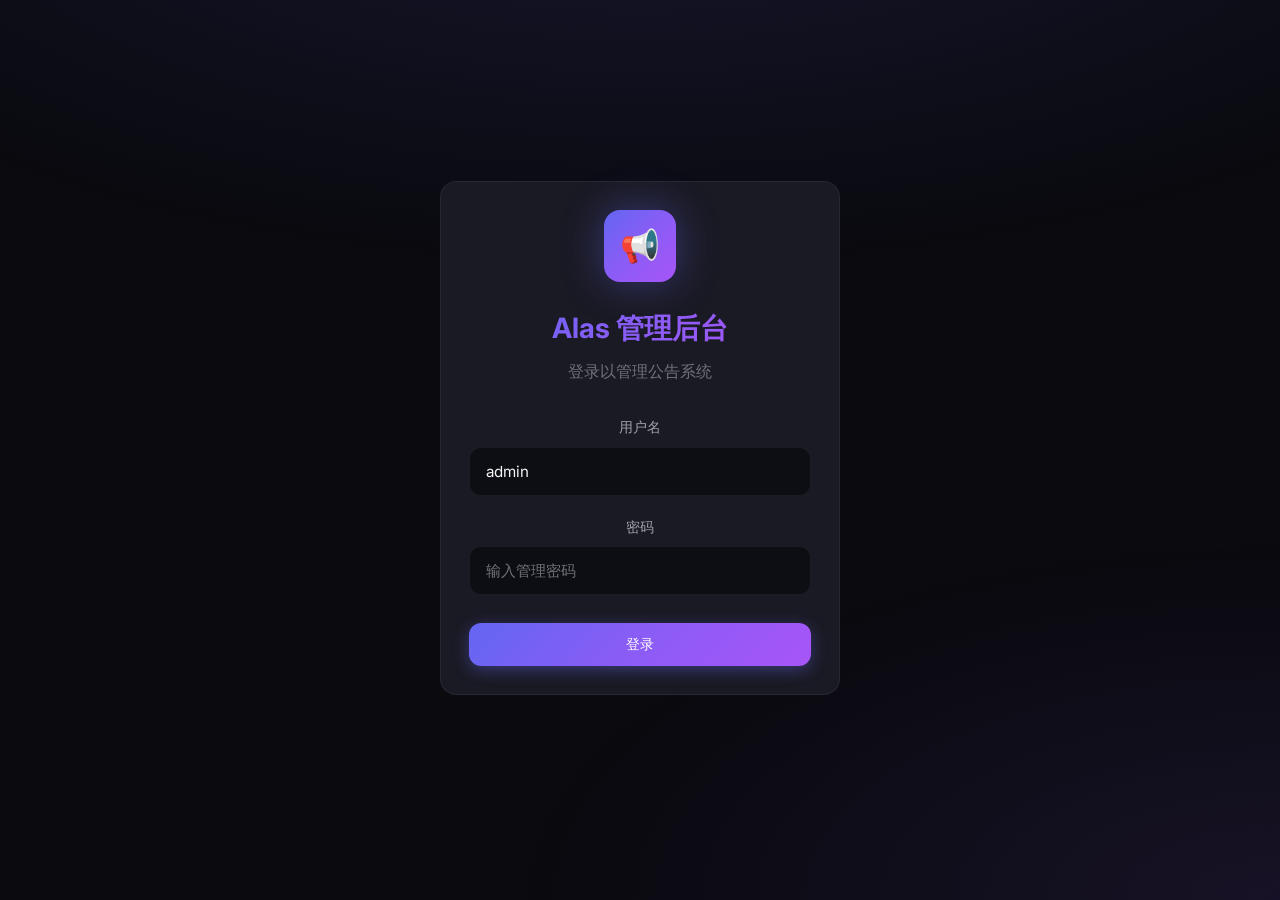
<file: frontend/index.html>
<!DOCTYPE html>
<html lang="zh-CN">
<head>
    <meta charset="UTF-8">
    <meta name="viewport" content="width=device-width, initial-scale=1.0">
    <title>Alas 公告管理</title>
    <link rel="preconnect" href="https://fonts.googleapis.com">
    <link rel="preconnect" href="https://fonts.gstatic.com" crossorigin>
    <link href="https://fonts.googleapis.com/css2?family=Inter:wght@300;400;500;600;700&display=swap" rel="stylesheet">
    <style>
        :root {
            --bg-base: #0a0a0f;
            --bg-elevated: #12121a;
            --bg-card: #1a1a24;
            --bg-input: #0d0d14;
            --bg-hover: #252532;
            
            --accent-primary: #6366f1;
            --accent-secondary: #8b5cf6;
            --accent-gradient: linear-gradient(135deg, #6366f1 0%, #8b5cf6 50%, #a855f7 100%);
            --accent-glow: rgba(99, 102, 241, 0.4);
            
            --text-primary: #f4f4f5;
            --text-secondary: #a1a1aa;
            --text-muted: #71717a;
            
            --success: #22c55e;
            --success-bg: rgba(34, 197, 94, 0.1);
            --warning: #f59e0b;
            --warning-bg: rgba(245, 158, 11, 0.1);
            --danger: #ef4444;
            --danger-bg: rgba(239, 68, 68, 0.1);
            
            --border: rgba(255, 255, 255, 0.06);
            --border-focus: rgba(99, 102, 241, 0.5);
            
            --radius-sm: 8px;
            --radius-md: 12px;
            --radius-lg: 16px;
            --radius-xl: 24px;
            
            --shadow-sm: 0 2px 8px rgba(0, 0, 0, 0.3);
            --shadow-md: 0 8px 32px rgba(0, 0, 0, 0.4);
            --shadow-glow: 0 0 40px var(--accent-glow);
        }

        * {
            margin: 0;
            padding: 0;
            box-sizing: border-box;
        }

        body {
            font-family: 'Inter', -apple-system, BlinkMacSystemFont, 'Segoe UI', sans-serif;
            background: var(--bg-base);
            color: var(--text-primary);
            min-height: 100vh;
            line-height: 1.6;
            overflow-x: hidden;
        }

        /* Animated Background */
        .bg-pattern {
            position: fixed;
            top: 0;
            left: 0;
            right: 0;
            bottom: 0;
            background: 
                radial-gradient(ellipse 80% 50% at 50% -20%, rgba(99, 102, 241, 0.15), transparent),
                radial-gradient(ellipse 60% 40% at 100% 100%, rgba(139, 92, 246, 0.1), transparent);
            pointer-events: none;
            z-index: 0;
        }

        .container {
            position: relative;
            z-index: 1;
            max-width: 960px;
            margin: 0 auto;
            padding: 2rem;
        }

        /* Header */
        .header {
            display: flex;
            justify-content: space-between;
            align-items: center;
            margin-bottom: 2.5rem;
            padding: 1.5rem 0;
        }

        .logo {
            display: flex;
            align-items: center;
            gap: 1rem;
        }

        .logo-icon {
            width: 48px;
            height: 48px;
            background: var(--accent-gradient);
            border-radius: var(--radius-md);
            display: flex;
            align-items: center;
            justify-content: center;
            font-size: 1.5rem;
            box-shadow: var(--shadow-glow);
        }

        .logo-text h1 {
            font-size: 1.5rem;
            font-weight: 700;
            background: var(--accent-gradient);
            -webkit-background-clip: text;
            -webkit-text-fill-color: transparent;
            background-clip: text;
        }

        .logo-text span {
            font-size: 0.8rem;
            color: var(--text-muted);
            font-weight: 400;
        }

        .header-actions {
            display: flex;
            gap: 0.75rem;
        }

        /* Card Component */
        .card {
            background: var(--bg-card);
            border-radius: var(--radius-lg);
            padding: 1.75rem;
            margin-bottom: 1.5rem;
            border: 1px solid var(--border);
            backdrop-filter: blur(10px);
            transition: all 0.3s ease;
        }

        .card:hover {
            border-color: rgba(255, 255, 255, 0.1);
        }

        .card-header {
            display: flex;
            align-items: center;
            gap: 0.75rem;
            margin-bottom: 1.5rem;
        }

        .card-icon {
            width: 40px;
            height: 40px;
            background: var(--accent-gradient);
            border-radius: var(--radius-sm);
            display: flex;
            align-items: center;
            justify-content: center;
            font-size: 1.1rem;
        }

        .card-title {
            font-size: 1.1rem;
            font-weight: 600;
            color: var(--text-primary);
        }

        /* Form Elements */
        .form-group {
            margin-bottom: 1.25rem;
        }

        .form-label {
            display: block;
            margin-bottom: 0.5rem;
            color: var(--text-secondary);
            font-size: 0.875rem;
            font-weight: 500;
        }

        .form-input {
            width: 100%;
            padding: 0.875rem 1rem;
            border: 1px solid var(--border);
            border-radius: var(--radius-md);
            background: var(--bg-input);
            color: var(--text-primary);
            font-size: 0.95rem;
            font-family: inherit;
            transition: all 0.2s ease;
        }

        .form-input:focus {
            outline: none;
            border-color: var(--border-focus);
            box-shadow: 0 0 0 4px rgba(99, 102, 241, 0.1);
        }

        .form-input::placeholder {
            color: var(--text-muted);
        }

        textarea.form-input {
            min-height: 140px;
            resize: vertical;
        }

        /* Segmented Control */
        .segmented-control {
            display: inline-flex;
            background: var(--bg-input);
            border-radius: var(--radius-md);
            padding: 4px;
            gap: 4px;
            margin-bottom: 1.25rem;
        }

        .segment {
            padding: 0.625rem 1.25rem;
            border: none;
            background: transparent;
            color: var(--text-secondary);
            font-size: 0.875rem;
            font-weight: 500;
            border-radius: var(--radius-sm);
            cursor: pointer;
            transition: all 0.2s ease;
            font-family: inherit;
        }

        .segment:hover {
            color: var(--text-primary);
        }

        .segment.active {
            background: var(--accent-gradient);
            color: white;
            box-shadow: var(--shadow-sm);
        }

        /* Buttons */
        .btn {
            display: inline-flex;
            align-items: center;
            justify-content: center;
            gap: 0.5rem;
            padding: 0.75rem 1.5rem;
            border: none;
            border-radius: var(--radius-md);
            font-size: 0.9rem;
            font-weight: 500;
            cursor: pointer;
            transition: all 0.2s ease;
            font-family: inherit;
            text-decoration: none;
        }

        .btn-primary {
            background: var(--accent-gradient);
            color: white;
            box-shadow: 0 4px 16px var(--accent-glow);
        }

        .btn-primary:hover {
            transform: translateY(-2px);
            box-shadow: 0 6px 24px var(--accent-glow);
        }

        .btn-primary:active {
            transform: translateY(0);
        }

        .btn-ghost {
            background: transparent;
            color: var(--text-secondary);
            border: 1px solid var(--border);
        }

        .btn-ghost:hover {
            background: var(--bg-hover);
            color: var(--text-primary);
            border-color: transparent;
        }

        .btn-danger {
            background: var(--danger-bg);
            color: var(--danger);
            border: 1px solid rgba(239, 68, 68, 0.2);
        }

        .btn-danger:hover {
            background: var(--danger);
            color: white;
        }

        .btn-sm {
            padding: 0.5rem 1rem;
            font-size: 0.8rem;
        }

        .btn-icon {
            width: 36px;
            height: 36px;
            padding: 0;
            border-radius: var(--radius-sm);
        }

        /* Announcement List */
        .announcement-list {
            display: flex;
            flex-direction: column;
            gap: 1rem;
        }

        .announcement-item {
            background: var(--bg-elevated);
            border-radius: var(--radius-md);
            padding: 1.25rem;
            border: 1px solid var(--border);
            display: grid;
            grid-template-columns: 1fr auto;
            gap: 1rem;
            transition: all 0.2s ease;
        }

        .announcement-item:hover {
            border-color: rgba(255, 255, 255, 0.1);
            transform: translateX(4px);
        }

        .announcement-item.inactive {
            opacity: 0.5;
        }

        .announcement-content {
            min-width: 0;
        }

        .announcement-header {
            display: flex;
            align-items: center;
            gap: 0.75rem;
            margin-bottom: 0.5rem;
            flex-wrap: wrap;
        }

        .announcement-title {
            font-size: 1rem;
            font-weight: 600;
            color: var(--text-primary);
        }

        .badge {
            display: inline-flex;
            align-items: center;
            padding: 0.25rem 0.625rem;
            border-radius: 100px;
            font-size: 0.7rem;
            font-weight: 600;
            text-transform: uppercase;
            letter-spacing: 0.03em;
        }

        .badge-active {
            background: var(--success-bg);
            color: var(--success);
        }

        .badge-inactive {
            background: rgba(113, 113, 122, 0.2);
            color: var(--text-muted);
        }

        .badge-url {
            background: var(--warning-bg);
            color: var(--warning);
        }

        .announcement-preview {
            font-size: 0.875rem;
            color: var(--text-muted);
            white-space: nowrap;
            overflow: hidden;
            text-overflow: ellipsis;
        }

        .announcement-meta {
            display: flex;
            gap: 1rem;
            margin-top: 0.75rem;
            font-size: 0.75rem;
            color: var(--text-muted);
        }

        .announcement-actions {
            display: flex;
            gap: 0.5rem;
            align-items: flex-start;
        }

        /* Empty State */
        .empty-state {
            text-align: center;
            padding: 4rem 2rem;
            color: var(--text-muted);
        }

        .empty-icon {
            width: 80px;
            height: 80px;
            margin: 0 auto 1.5rem;
            background: var(--bg-elevated);
            border-radius: 50%;
            display: flex;
            align-items: center;
            justify-content: center;
            font-size: 2rem;
        }

        .empty-state h3 {
            font-size: 1.1rem;
            font-weight: 500;
            color: var(--text-secondary);
            margin-bottom: 0.5rem;
        }

        .empty-state p {
            font-size: 0.9rem;
        }

        /* Login View */
        .login-wrapper {
            min-height: 100vh;
            display: flex;
            align-items: center;
            justify-content: center;
            padding: 2rem;
        }

        .login-card {
            width: 100%;
            max-width: 400px;
            text-align: center;
        }

        .login-logo {
            width: 72px;
            height: 72px;
            background: var(--accent-gradient);
            border-radius: var(--radius-lg);
            display: flex;
            align-items: center;
            justify-content: center;
            font-size: 2rem;
            margin: 0 auto 1.5rem;
            box-shadow: var(--shadow-glow);
        }

        .login-title {
            font-size: 1.75rem;
            font-weight: 700;
            margin-bottom: 0.5rem;
            background: var(--accent-gradient);
            -webkit-background-clip: text;
            -webkit-text-fill-color: transparent;
            background-clip: text;
        }

        .login-subtitle {
            color: var(--text-muted);
            margin-bottom: 2rem;
        }

        /* Modal */
        .modal-overlay {
            position: fixed;
            top: 0;
            left: 0;
            right: 0;
            bottom: 0;
            background: rgba(0, 0, 0, 0.8);
            backdrop-filter: blur(4px);
            display: flex;
            align-items: center;
            justify-content: center;
            z-index: 100;
            padding: 2rem;
        }

        .modal-content {
            background: var(--bg-card);
            border-radius: var(--radius-lg);
            padding: 2rem;
            width: 100%;
            max-width: 420px;
            border: 1px solid var(--border);
            box-shadow: var(--shadow-md);
        }

        .modal-header {
            margin-bottom: 1.5rem;
        }

        .modal-title {
            font-size: 1.25rem;
            font-weight: 600;
        }

        .modal-actions {
            display: flex;
            gap: 0.75rem;
            margin-top: 1.5rem;
        }

        /* Toast */
        .toast-container {
            position: fixed;
            top: 1.5rem;
            right: 1.5rem;
            display: flex;
            flex-direction: column;
            gap: 0.75rem;
            z-index: 1000;
        }

        .toast {
            padding: 1rem 1.25rem;
            border-radius: var(--radius-md);
            font-weight: 500;
            font-size: 0.9rem;
            display: flex;
            align-items: center;
            gap: 0.75rem;
            box-shadow: var(--shadow-md);
            animation: toast-in 0.3s ease;
            max-width: 360px;
        }

        .toast.success {
            background: var(--success);
            color: white;
        }

        .toast.error {
            background: var(--danger);
            color: white;
        }

        .toast.info {
            background: var(--accent-primary);
            color: white;
        }

        @keyframes toast-in {
            from {
                transform: translateX(100%);
                opacity: 0;
            }
            to {
                transform: translateX(0);
                opacity: 1;
            }
        }

        /* Utilities */
        .hidden {
            display: none !important;
        }

        .flex-1 {
            flex: 1;
        }

        /* Responsive */
        @media (max-width: 640px) {
            .container {
                padding: 1rem;
            }

            .header {
                flex-direction: column;
                gap: 1rem;
                text-align: center;
            }

            .announcement-item {
                grid-template-columns: 1fr;
            }

            .announcement-actions {
                justify-content: flex-end;
            }

            .modal-content {
                margin: 1rem;
            }
        }

        /* Scrollbar */
        ::-webkit-scrollbar {
            width: 8px;
            height: 8px;
        }

        ::-webkit-scrollbar-track {
            background: var(--bg-base);
        }

        ::-webkit-scrollbar-thumb {
            background: var(--bg-hover);
            border-radius: 4px;
        }

        ::-webkit-scrollbar-thumb:hover {
            background: var(--text-muted);
        }

        /* Loading Spinner */
        .spinner {
            width: 20px;
            height: 20px;
            border: 2px solid rgba(255, 255, 255, 0.3);
            border-top-color: white;
            border-radius: 50%;
            animation: spin 0.8s linear infinite;
        }

        @keyframes spin {
            to { transform: rotate(360deg); }
        }
    </style>
</head>
<body>
    <div class="bg-pattern"></div>
    <div class="toast-container" id="toastContainer"></div>

    <!-- Login View -->
    <div id="loginView" class="login-wrapper">
        <div class="login-card card">
            <div class="login-logo">📢</div>
            <h1 class="login-title">Alas 管理后台</h1>
            <p class="login-subtitle">登录以管理公告系统</p>
            <form id="loginForm">
                <div class="form-group">
                    <label class="form-label">用户名</label>
                    <input type="text" class="form-input" id="username" value="admin" autocomplete="username">
                </div>
                <div class="form-group">
                    <label class="form-label">密码</label>
                    <input type="password" class="form-input" id="password" placeholder="输入管理密码" autocomplete="current-password">
                </div>
                <button type="submit" class="btn btn-primary" style="width: 100%; margin-top: 0.5rem;">
                    登录
                </button>
            </form>
        </div>
    </div>

    <!-- Main View -->
    <div id="mainView" class="container hidden">
        <header class="header">
            <div class="logo">
                <div class="logo-icon">📢</div>
                <div class="logo-text">
                    <h1>公告管理</h1>
                    <span>Alas Announcement System</span>
                </div>
            </div>
            <div class="header-actions">
                <button class="btn btn-ghost btn-sm" onclick="showPasswordModal()">
                    🔑 修改密码
                </button>
                <button class="btn btn-danger btn-sm" onclick="logout()">
                    退出
                </button>
            </div>
        </header>

        <!-- Create Card -->
        <div class="card">
            <div class="card-header">
                <div class="card-icon">✏️</div>
                <span class="card-title">发布新公告</span>
            </div>
            <form id="createForm">
                <div class="form-group">
                    <label class="form-label">公告标题</label>
                    <input type="text" class="form-input" id="newTitle" placeholder="输入公告标题" required>
                </div>
                
                <div class="segmented-control">
                    <button type="button" class="segment active" data-type="content">📝 纯文本</button>
                    <button type="button" class="segment" data-type="url">🔗 网页链接</button>
                </div>
                
                <div id="contentInput" class="form-group">
                    <label class="form-label">公告内容</label>
                    <textarea class="form-input" id="newContent" placeholder="输入公告详细内容..."></textarea>
                </div>
                
                <div id="urlInput" class="form-group hidden">
                    <label class="form-label">网页链接</label>
                    <input type="url" class="form-input" id="newUrl" placeholder="https://example.com/announcement">
                </div>
                
                <button type="submit" class="btn btn-primary">
                    🚀 发布公告
                </button>
            </form>
        </div>

        <!-- List Card -->
        <div class="card">
            <div class="card-header">
                <div class="card-icon">📋</div>
                <span class="card-title">公告历史</span>
            </div>
            <div id="announcementList" class="announcement-list">
                <!-- Populated by JS -->
            </div>
        </div>
    </div>

    <!-- Password Modal -->
    <div id="passwordModal" class="modal-overlay hidden">
        <div class="modal-content">
            <div class="modal-header">
                <h2 class="modal-title">🔑 修改密码</h2>
            </div>
            <form id="passwordForm">
                <div class="form-group">
                    <label class="form-label">当前密码</label>
                    <input type="password" class="form-input" id="oldPassword" required>
                </div>
                <div class="form-group">
                    <label class="form-label">新密码 (至少6位)</label>
                    <input type="password" class="form-input" id="newPassword" minlength="6" required>
                </div>
                <div class="modal-actions">
                    <button type="submit" class="btn btn-primary flex-1">确认修改</button>
                    <button type="button" class="btn btn-ghost" onclick="hidePasswordModal()">取消</button>
                </div>
            </form>
        </div>
    </div>

    <script>
        // API Configuration
        const API_BASE = '';
        let authToken = localStorage.getItem('admin_token') || '';

        // Toast System
        function showToast(message, type = 'info') {
            const container = document.getElementById('toastContainer');
            const toast = document.createElement('div');
            toast.className = `toast ${type}`;
            
            const icon = type === 'success' ? '✓' : type === 'error' ? '✕' : 'ℹ';
            toast.innerHTML = `<span>${icon}</span><span>${message}</span>`;
            
            container.appendChild(toast);
            setTimeout(() => {
                toast.style.animation = 'toast-in 0.3s ease reverse';
                setTimeout(() => toast.remove(), 300);
            }, 3000);
        }

        // API Request Helper
        async function apiRequest(endpoint, options = {}) {
            const headers = {
                'Content-Type': 'application/json',
                ...options.headers
            };
            
            if (authToken) {
                headers['Authorization'] = `Bearer ${authToken}`;
            }

            const response = await fetch(`${API_BASE}${endpoint}`, { ...options, headers });

            if (response.status === 401) {
                logout();
                throw new Error('会话已过期，请重新登录');
            }

            const data = response.status !== 204 ? await response.json() : {};
            
            if (!response.ok) {
                throw new Error(data.detail || '请求失败');
            }

            return data;
        }

        // Auth Functions
        async function login(username, password) {
            const data = await apiRequest('/api/admin/login', {
                method: 'POST',
                body: JSON.stringify({ username, password })
            });
            
            authToken = data.token;
            localStorage.setItem('admin_token', authToken);
            showMainView();
            loadAnnouncements();
            showToast('登录成功', 'success');
        }

        function logout() {
            authToken = '';
            localStorage.removeItem('admin_token');
            showLoginView();
        }

        function showLoginView() {
            document.getElementById('loginView').classList.remove('hidden');
            document.getElementById('mainView').classList.add('hidden');
        }

        function showMainView() {
            document.getElementById('loginView').classList.add('hidden');
            document.getElementById('mainView').classList.remove('hidden');
        }

        // Announcement Functions
        async function loadAnnouncements() {
            try {
                console.log('[DEBUG] 开始加载公告列表...');
                const announcements = await apiRequest('/api/admin/announcements');
                console.log('[DEBUG] 公告列表响应:', announcements);
                console.log('[DEBUG] 类型:', typeof announcements, '是数组:', Array.isArray(announcements));
                renderAnnouncements(announcements);
            } catch (error) {
                console.error('[ERROR] 加载公告失败:', error);
                showToast(error.message, 'error');
            }
        }

        function renderAnnouncements(announcements) {
            const container = document.getElementById('announcementList');
            
            if (!announcements || announcements.length === 0) {
                container.innerHTML = `
                    <div class="empty-state">
                        <div class="empty-icon">📭</div>
                        <h3>暂无公告</h3>
                        <p>发布第一条公告开始使用</p>
                    </div>
                `;
                return;
            }

            container.innerHTML = announcements.map(a => `
                <div class="announcement-item ${a.is_active ? '' : 'inactive'}">
                    <div class="announcement-content">
                        <div class="announcement-header">
                            <span class="announcement-title">${escapeHtml(a.title)}</span>
                            <span class="badge ${a.is_active ? 'badge-active' : 'badge-inactive'}">
                                ${a.is_active ? '激活' : '停用'}
                            </span>
                            ${a.url ? '<span class="badge badge-url">网页</span>' : ''}
                        </div>
                        <div class="announcement-preview">
                            ${a.url ? escapeHtml(a.url) : (escapeHtml(a.content) || '(无内容)')}
                        </div>
                        <div class="announcement-meta">
                            <span>ID: ${a.id}</span>
                            <span>创建于: ${formatDate(a.created_at)}</span>
                        </div>
                    </div>
                    <div class="announcement-actions">
                        <button class="btn btn-ghost btn-sm" onclick="toggleAnnouncement(${a.id}, ${!a.is_active})">
                            ${a.is_active ? '停用' : '激活'}
                        </button>
                        <button class="btn btn-danger btn-sm btn-icon" onclick="deleteAnnouncement(${a.id})" title="删除">
                            🗑
                        </button>
                    </div>
                </div>
            `).join('');
        }

        async function createAnnouncement(title, content, url) {
            try {
                console.log('[DEBUG] 创建公告...', { title, content, url });
                const result = await apiRequest('/api/admin/announcement', {
                    method: 'POST',
                    body: JSON.stringify({ title, content, url })
                });
                console.log('[DEBUG] 创建公告成功:', result);
                showToast('公告发布成功', 'success');
                
                // 刷新公告列表
                console.log('[DEBUG] 刷新公告列表...');
                await loadAnnouncements();
                console.log('[DEBUG] 公告列表刷新完成');
                
                document.getElementById('newTitle').value = '';
                document.getElementById('newContent').value = '';
                document.getElementById('newUrl').value = '';
            } catch (error) {
                console.error('[ERROR] 创建公告失败:', error);
                showToast(error.message, 'error');
            }
        }

        async function deleteAnnouncement(id) {
            if (!confirm('确定要删除这条公告吗？')) return;
            
            try {
                await apiRequest(`/api/admin/announcement/${id}`, { method: 'DELETE' });
                showToast('公告已删除', 'success');
                loadAnnouncements();
            } catch (error) {
                showToast(error.message, 'error');
            }
        }

        async function toggleAnnouncement(id, isActive) {
            try {
                await apiRequest(`/api/admin/announcement/${id}/toggle?is_active=${isActive}`, { method: 'PATCH' });
                showToast(`公告已${isActive ? '激活' : '停用'}`, 'success');
                loadAnnouncements();
            } catch (error) {
                showToast(error.message, 'error');
            }
        }

        // Password Modal
        function showPasswordModal() {
            document.getElementById('passwordModal').classList.remove('hidden');
        }

        function hidePasswordModal() {
            document.getElementById('passwordModal').classList.add('hidden');
            document.getElementById('passwordForm').reset();
        }

        async function changePassword(oldPwd, newPwd) {
            try {
                await apiRequest('/api/admin/change-password', {
                    method: 'POST',
                    body: JSON.stringify({ old_password: oldPwd, new_password: newPwd })
                });
                showToast('密码修改成功，请重新登录', 'success');
                hidePasswordModal();
                logout();
            } catch (error) {
                showToast(error.message, 'error');
            }
        }

        // Utilities
        function escapeHtml(text) {
            if (!text) return '';
            const div = document.createElement('div');
            div.textContent = text;
            return div.innerHTML;
        }

        function formatDate(isoString) {
            return new Date(isoString).toLocaleString('zh-CN', {
                year: 'numeric',
                month: '2-digit',
                day: '2-digit',
                hour: '2-digit',
                minute: '2-digit'
            });
        }

        // Event Listeners
        document.getElementById('loginForm').addEventListener('submit', async (e) => {
            e.preventDefault();
            const username = document.getElementById('username').value;
            const password = document.getElementById('password').value;
            
            try {
                await login(username, password);
            } catch (error) {
                showToast(error.message, 'error');
            }
        });

        document.getElementById('createForm').addEventListener('submit', async (e) => {
            e.preventDefault();
            const title = document.getElementById('newTitle').value.trim();
            const content = document.getElementById('newContent').value.trim();
            const url = document.getElementById('newUrl').value.trim();
            
            if (!title) {
                showToast('请输入标题', 'error');
                return;
            }
            
            await createAnnouncement(title, content, url);
        });

        document.getElementById('passwordForm').addEventListener('submit', async (e) => {
            e.preventDefault();
            const oldPwd = document.getElementById('oldPassword').value;
            const newPwd = document.getElementById('newPassword').value;
            await changePassword(oldPwd, newPwd);
        });

        // Tab Switching
        document.querySelectorAll('.segment').forEach(segment => {
            segment.addEventListener('click', () => {
                document.querySelectorAll('.segment').forEach(s => s.classList.remove('active'));
                segment.classList.add('active');
                
                const type = segment.dataset.type;
                document.getElementById('contentInput').classList.toggle('hidden', type !== 'content');
                document.getElementById('urlInput').classList.toggle('hidden', type !== 'url');
            });
        });

        // Close modal on overlay click
        document.getElementById('passwordModal').addEventListener('click', (e) => {
            if (e.target === e.currentTarget) hidePasswordModal();
        });

        // Init: Check Token
        if (authToken) {
            apiRequest('/api/admin/announcements')
                .then(data => {
                    showMainView();
                    renderAnnouncements(data);
                })
                .catch(() => logout());
        }
    </script>
</body>
</html>
</file>
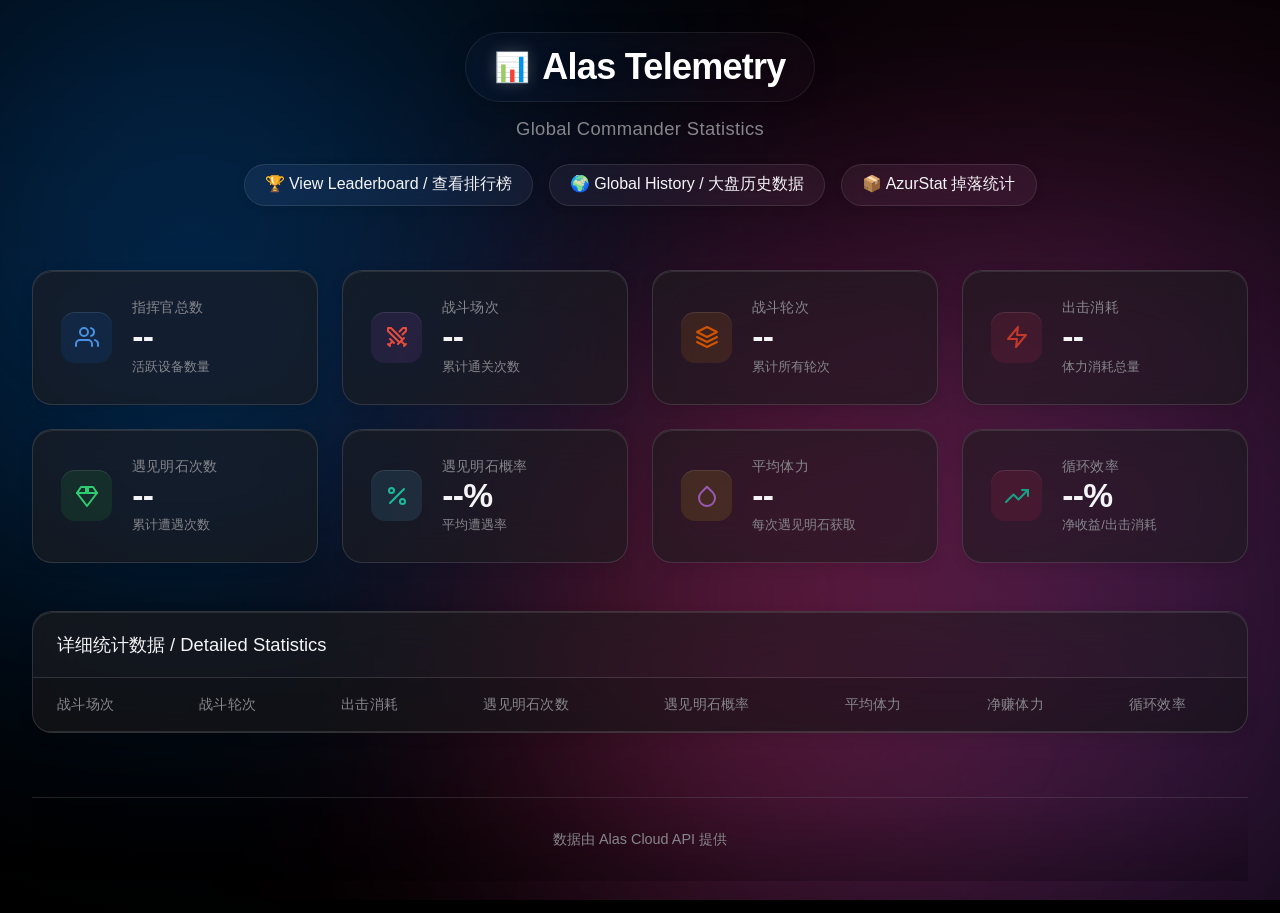
<file: index/index.html>
<!DOCTYPE html>
<html lang="zh-CN">

<head>
  <meta charset="UTF-8" />
  <meta name="viewport" content="width=device-width, initial-scale=1.0" />
  <title>Alas Cloud - 碧蓝航线自动化云监控仪表盘</title>
  <meta name="description" content="Alas Cloud - 碧蓝航线自动化脚本实时数据监控中心。查看全服侵蚀指数、指挥官排行榜、战斗统计与实时运行数据。">
  <meta name="keywords" content="碧蓝航线, Alas, Alas Cloud, Azur Lane, 自动化, 脚本, 侵蚀指数, 排行榜, 实时监控">
  <meta name="author" content="Alas Team">
  <meta name="robots" content="index, follow">
  
  <!-- Open Graph / Facebook -->
  <meta property="og:type" content="website">
  <meta property="og:url" content="https://alas.nanoda.work/">
  <meta property="og:title" content="Alas Cloud - 碧蓝航线自动化云监控">
  <meta property="og:description" content="实时监控 Alas 网络的各项指标，包括全服侵蚀指数、顶尖指挥官排名及详细战斗统计。">
  <meta property="og:image" content="https://alas.nanoda.work/icon-cat.svg">

  <!-- Twitter -->
  <meta property="twitter:card" content="summary_large_image">
  <meta property="twitter:url" content="https://alas.nanoda.work/">
  <meta property="twitter:title" content="Alas Cloud - 碧蓝航线自动化云监控">
  <meta property="twitter:description" content="实时监控 Alas 网络的各项指标，包括全服侵蚀指数、顶尖指挥官排名及详细战斗统计。">
  <meta property="twitter:image" content="https://alas.nanoda.work/icon-cat.svg">

  <meta http-equiv="Cache-Control" content="no-cache, no-store, must-revalidate" />
  <meta http-equiv="Pragma" content="no-cache" />
  <meta http-equiv="Expires" content="0" />
  <link rel="stylesheet" href="style.css" />
  <link rel="preconnect" href="https://fonts.googleapis.com" />
  <link rel="preconnect" href="https://fonts.gstatic.com" crossorigin />
  <link
    href="https://fonts.googleapis.com/css2?family=Outfit:wght@300;400;500;600;700&family=JetBrains+Mono:wght@400;700&display=swap"
    rel="stylesheet" />
</head>

<body>
  <div class="ambient-light">
    <div class="blob blob-1"></div>
    <div class="blob blob-2"></div>
    <div class="blob blob-3"></div>
  </div>
  <div class="container">
    <header>
      <div class="logo">
        <span class="icon">📊</span>
        <h1>Alas Telemetry</h1>
      </div>
      <p class="subtitle">Global Commander Statistics</p>
      <div style="margin-top: 1.5rem; display: flex; gap: 1rem; justify-content: center; flex-wrap: wrap;">
        <a href="leaderboard.html"
          style="color: var(--text-primary); text-decoration: none; font-weight: 500; background: rgba(255, 255, 255, 0.05); border: 1px solid rgba(255, 255, 255, 0.1); padding: 0.6rem 1.25rem; border-radius: 9999px; transition: all 0.3s cubic-bezier(0.25, 1, 0.5, 1); backdrop-filter: var(--glass-blur); box-shadow: 0 2px 10px rgba(0, 0, 0, 0.1);"
          onmouseover="this.style.transform='scale(1.02)'; this.style.background='rgba(10, 132, 255, 0.15)'; this.style.borderColor='rgba(10, 132, 255, 0.3)';"
          onmouseout="this.style.transform='scale(1)'; this.style.background='rgba(255, 255, 255, 0.05)'; this.style.borderColor='rgba(255, 255, 255, 0.1)';">
          🏆 View Leaderboard / 查看排行榜
        </a>
        <a href="global_history.html"
          style="color: var(--text-primary); text-decoration: none; font-weight: 500; background: rgba(255, 255, 255, 0.05); border: 1px solid rgba(255, 255, 255, 0.1); padding: 0.6rem 1.25rem; border-radius: 9999px; transition: all 0.3s cubic-bezier(0.25, 1, 0.5, 1); backdrop-filter: var(--glass-blur); box-shadow: 0 2px 10px rgba(0, 0, 0, 0.1);"
          onmouseover="this.style.transform='scale(1.02)'; this.style.background='rgba(50, 215, 75, 0.15)'; this.style.borderColor='rgba(50, 215, 75, 0.3)';"
          onmouseout="this.style.transform='scale(1)'; this.style.background='rgba(255, 255, 255, 0.05)'; this.style.borderColor='rgba(255, 255, 255, 0.1)';">
          🌍 Global History / 大盘历史数据
        </a>
        <a href="azurstat.html"
          style="color: var(--text-primary); text-decoration: none; font-weight: 500; background: rgba(255, 255, 255, 0.05); border: 1px solid rgba(255, 255, 255, 0.1); padding: 0.6rem 1.25rem; border-radius: 9999px; transition: all 0.3s cubic-bezier(0.25, 1, 0.5, 1); backdrop-filter: var(--glass-blur); box-shadow: 0 2px 10px rgba(0, 0, 0, 0.1);"
          onmouseover="this.style.transform='scale(1.02)'; this.style.background='rgba(255, 159, 10, 0.15)'; this.style.borderColor='rgba(255, 159, 10, 0.3)';"
          onmouseout="this.style.transform='scale(1)'; this.style.background='rgba(255, 255, 255, 0.05)'; this.style.borderColor='rgba(255, 255, 255, 0.1)';">
          📦 AzurStat 掉落统计
        </a>
      </div>
    </header>
    <div class="stats-grid" id="stats-grid">
    </div>
    <div class="card details-card">
      <div class="details-header">
        <h3>详细统计数据 / Detailed Statistics</h3>
      </div>
      <div class="table-responsive">
        <table class="data-table">
          <thead>
            <tr>
              <th>战斗场次</th>
              <th>战斗轮次</th>
              <th>出击消耗</th>
              <th>遇见明石次数</th>
              <th>遇见明石概率</th>
              <th>平均体力</th>
              <th>净赚体力</th>
              <th>循环效率</th>
            </tr>
          </thead>
          <tbody id="details-table-body">
          </tbody>
        </table>
      </div>
    </div>

    <footer>
      <p>
        数据由 Alas Cloud API 提供</p>
    </footer>
  </div>
  <script src="script.js?v=2"></script>
</body>

</html>
</file>
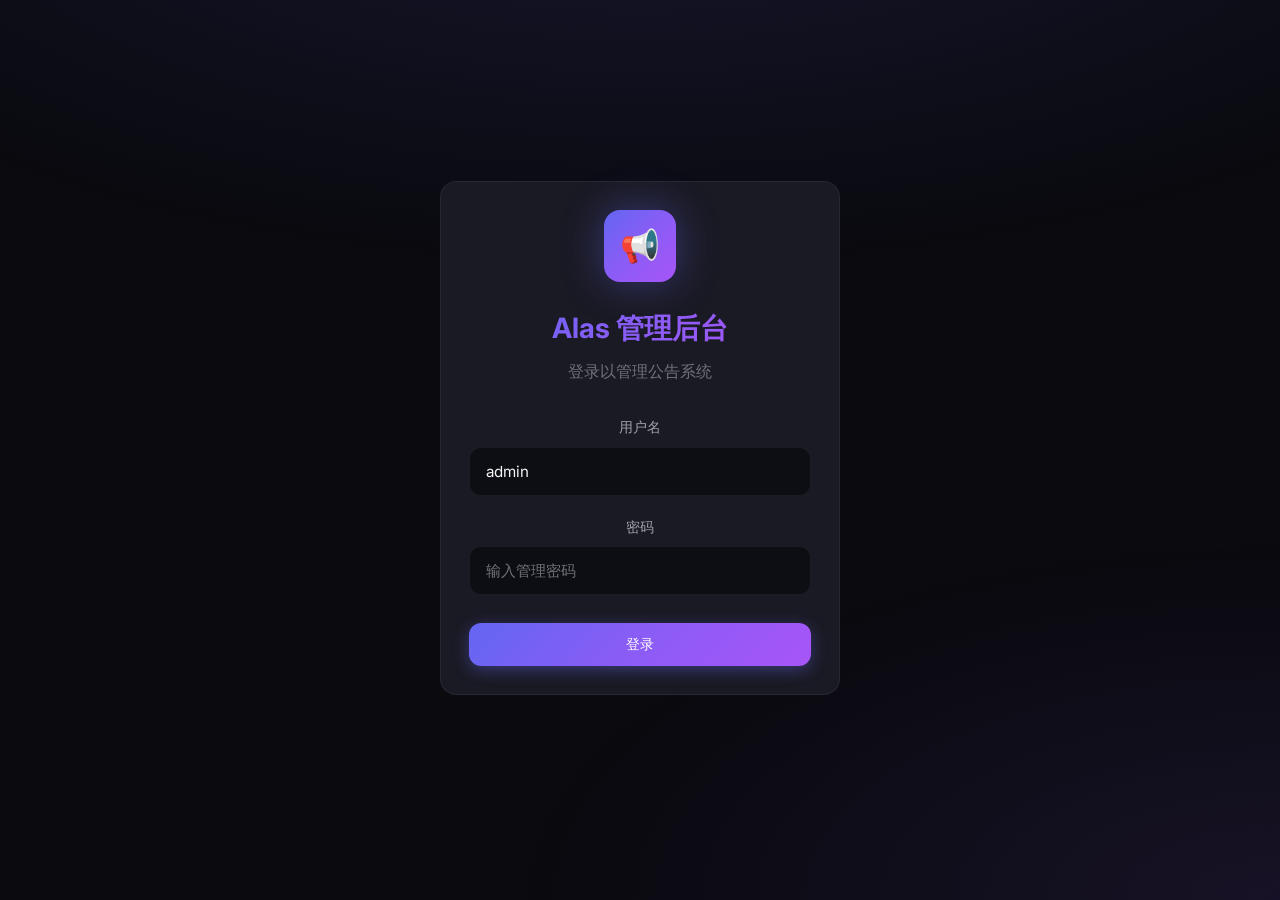
<file: go_backend/frontend/index.html>
<!DOCTYPE html>
<html lang="zh-CN">

<head>
    <meta charset="UTF-8">
    <meta name="viewport" content="width=device-width, initial-scale=1.0">
    <title>Alas 公告管理</title>
    <link rel="preconnect" href="https://fonts.googleapis.com">
    <link rel="preconnect" href="https://fonts.gstatic.com" crossorigin>
    <link href="https://fonts.googleapis.com/css2?family=Inter:wght@300;400;500;600;700&display=swap" rel="stylesheet">
    <style>
        :root {
            --bg-base: #0a0a0f;
            --bg-elevated: #12121a;
            --bg-card: #1a1a24;
            --bg-input: #0d0d14;
            --bg-hover: #252532;

            --accent-primary: #6366f1;
            --accent-secondary: #8b5cf6;
            --accent-gradient: linear-gradient(135deg, #6366f1 0%, #8b5cf6 50%, #a855f7 100%);
            --accent-glow: rgba(99, 102, 241, 0.4);

            --text-primary: #f4f4f5;
            --text-secondary: #a1a1aa;
            --text-muted: #71717a;

            --success: #22c55e;
            --success-bg: rgba(34, 197, 94, 0.1);
            --warning: #f59e0b;
            --warning-bg: rgba(245, 158, 11, 0.1);
            --danger: #ef4444;
            --danger-bg: rgba(239, 68, 68, 0.1);

            --border: rgba(255, 255, 255, 0.06);
            --border-focus: rgba(99, 102, 241, 0.5);

            --radius-sm: 8px;
            --radius-md: 12px;
            --radius-lg: 16px;
            --radius-xl: 24px;

            --shadow-sm: 0 2px 8px rgba(0, 0, 0, 0.3);
            --shadow-md: 0 8px 32px rgba(0, 0, 0, 0.4);
            --shadow-glow: 0 0 40px var(--accent-glow);
        }

        * {
            margin: 0;
            padding: 0;
            box-sizing: border-box;
        }

        body {
            font-family: 'Inter', -apple-system, BlinkMacSystemFont, 'Segoe UI', sans-serif;
            background: var(--bg-base);
            color: var(--text-primary);
            min-height: 100vh;
            line-height: 1.6;
            overflow-x: hidden;
        }

        /* Animated Background */
        .bg-pattern {
            position: fixed;
            top: 0;
            left: 0;
            right: 0;
            bottom: 0;
            background:
                radial-gradient(ellipse 80% 50% at 50% -20%, rgba(99, 102, 241, 0.15), transparent),
                radial-gradient(ellipse 60% 40% at 100% 100%, rgba(139, 92, 246, 0.1), transparent);
            pointer-events: none;
            z-index: 0;
        }

        .container {
            position: relative;
            z-index: 1;
            max-width: 960px;
            margin: 0 auto;
            padding: 2rem;
        }

        /* Header */
        .header {
            display: flex;
            justify-content: space-between;
            align-items: center;
            margin-bottom: 2.5rem;
            padding: 1.5rem 0;
        }

        .logo {
            display: flex;
            align-items: center;
            gap: 1rem;
        }

        .logo-icon {
            width: 48px;
            height: 48px;
            background: var(--accent-gradient);
            border-radius: var(--radius-md);
            display: flex;
            align-items: center;
            justify-content: center;
            font-size: 1.5rem;
            box-shadow: var(--shadow-glow);
        }

        .logo-text h1 {
            font-size: 1.5rem;
            font-weight: 700;
            background: var(--accent-gradient);
            -webkit-background-clip: text;
            -webkit-text-fill-color: transparent;
            background-clip: text;
        }

        .logo-text span {
            font-size: 0.8rem;
            color: var(--text-muted);
            font-weight: 400;
        }

        .header-actions {
            display: flex;
            gap: 0.75rem;
        }

        /* Card Component */
        .card {
            background: var(--bg-card);
            border-radius: var(--radius-lg);
            padding: 1.75rem;
            margin-bottom: 1.5rem;
            border: 1px solid var(--border);
            backdrop-filter: blur(10px);
            transition: all 0.3s ease;
        }

        .card:hover {
            border-color: rgba(255, 255, 255, 0.1);
        }

        .card-header {
            display: flex;
            align-items: center;
            gap: 0.75rem;
            margin-bottom: 1.5rem;
        }

        .card-icon {
            width: 40px;
            height: 40px;
            background: var(--accent-gradient);
            border-radius: var(--radius-sm);
            display: flex;
            align-items: center;
            justify-content: center;
            font-size: 1.1rem;
        }

        .card-title {
            font-size: 1.1rem;
            font-weight: 600;
            color: var(--text-primary);
        }

        /* Form Elements */
        .form-group {
            margin-bottom: 1.25rem;
        }

        .form-label {
            display: block;
            margin-bottom: 0.5rem;
            color: var(--text-secondary);
            font-size: 0.875rem;
            font-weight: 500;
        }

        .form-input {
            width: 100%;
            padding: 0.875rem 1rem;
            border: 1px solid var(--border);
            border-radius: var(--radius-md);
            background: var(--bg-input);
            color: var(--text-primary);
            font-size: 0.95rem;
            font-family: inherit;
            transition: all 0.2s ease;
        }

        .form-input:focus {
            outline: none;
            border-color: var(--border-focus);
            box-shadow: 0 0 0 4px rgba(99, 102, 241, 0.1);
        }

        .form-input::placeholder {
            color: var(--text-muted);
        }

        textarea.form-input {
            min-height: 140px;
            resize: vertical;
        }

        /* Segmented Control */
        .segmented-control {
            display: inline-flex;
            background: var(--bg-input);
            border-radius: var(--radius-md);
            padding: 4px;
            gap: 4px;
            margin-bottom: 1.25rem;
        }

        .segment {
            padding: 0.625rem 1.25rem;
            border: none;
            background: transparent;
            color: var(--text-secondary);
            font-size: 0.875rem;
            font-weight: 500;
            border-radius: var(--radius-sm);
            cursor: pointer;
            transition: all 0.2s ease;
            font-family: inherit;
        }

        .segment:hover {
            color: var(--text-primary);
        }

        .segment.active {
            background: var(--accent-gradient);
            color: white;
            box-shadow: var(--shadow-sm);
        }

        /* Buttons */
        .btn {
            display: inline-flex;
            align-items: center;
            justify-content: center;
            gap: 0.5rem;
            padding: 0.75rem 1.5rem;
            border: none;
            border-radius: var(--radius-md);
            font-size: 0.9rem;
            font-weight: 500;
            cursor: pointer;
            transition: all 0.2s ease;
            font-family: inherit;
            text-decoration: none;
        }

        .btn-primary {
            background: var(--accent-gradient);
            color: white;
            box-shadow: 0 4px 16px var(--accent-glow);
        }

        .btn-primary:hover {
            transform: translateY(-2px);
            box-shadow: 0 6px 24px var(--accent-glow);
        }

        .btn-primary:active {
            transform: translateY(0);
        }

        .btn-ghost {
            background: transparent;
            color: var(--text-secondary);
            border: 1px solid var(--border);
        }

        .btn-ghost:hover {
            background: var(--bg-hover);
            color: var(--text-primary);
            border-color: transparent;
        }

        .btn-danger {
            background: var(--danger-bg);
            color: var(--danger);
            border: 1px solid rgba(239, 68, 68, 0.2);
        }

        .btn-danger:hover {
            background: var(--danger);
            color: white;
        }

        .btn-sm {
            padding: 0.5rem 1rem;
            font-size: 0.8rem;
        }

        .btn-icon {
            width: 36px;
            height: 36px;
            padding: 0;
            border-radius: var(--radius-sm);
        }

        /* Announcement List */
        .announcement-list {
            display: flex;
            flex-direction: column;
            gap: 1rem;
        }

        .announcement-item {
            background: var(--bg-elevated);
            border-radius: var(--radius-md);
            padding: 1.25rem;
            border: 1px solid var(--border);
            display: grid;
            grid-template-columns: 1fr auto;
            gap: 1rem;
            transition: all 0.2s ease;
        }

        .announcement-item:hover {
            border-color: rgba(255, 255, 255, 0.1);
            transform: translateX(4px);
        }

        .announcement-item.inactive {
            opacity: 0.5;
        }

        .announcement-content {
            min-width: 0;
        }

        .announcement-header {
            display: flex;
            align-items: center;
            gap: 0.75rem;
            margin-bottom: 0.5rem;
            flex-wrap: wrap;
        }

        .announcement-title {
            font-size: 1rem;
            font-weight: 600;
            color: var(--text-primary);
        }

        .badge {
            display: inline-flex;
            align-items: center;
            padding: 0.25rem 0.625rem;
            border-radius: 100px;
            font-size: 0.7rem;
            font-weight: 600;
            text-transform: uppercase;
            letter-spacing: 0.03em;
        }

        .badge-active {
            background: var(--success-bg);
            color: var(--success);
        }

        .badge-inactive {
            background: rgba(113, 113, 122, 0.2);
            color: var(--text-muted);
        }

        .badge-url {
            background: var(--warning-bg);
            color: var(--warning);
        }

        .announcement-preview {
            font-size: 0.875rem;
            color: var(--text-muted);
            white-space: nowrap;
            overflow: hidden;
            text-overflow: ellipsis;
        }

        .announcement-meta {
            display: flex;
            gap: 1rem;
            margin-top: 0.75rem;
            font-size: 0.75rem;
            color: var(--text-muted);
        }

        .announcement-actions {
            display: flex;
            gap: 0.5rem;
            align-items: flex-start;
        }

        /* Empty State */
        .empty-state {
            text-align: center;
            padding: 4rem 2rem;
            color: var(--text-muted);
        }

        .empty-icon {
            width: 80px;
            height: 80px;
            margin: 0 auto 1.5rem;
            background: var(--bg-elevated);
            border-radius: 50%;
            display: flex;
            align-items: center;
            justify-content: center;
            font-size: 2rem;
        }

        .empty-state h3 {
            font-size: 1.1rem;
            font-weight: 500;
            color: var(--text-secondary);
            margin-bottom: 0.5rem;
        }

        .empty-state p {
            font-size: 0.9rem;
        }

        /* Login View */
        .login-wrapper {
            min-height: 100vh;
            display: flex;
            align-items: center;
            justify-content: center;
            padding: 2rem;
        }

        .login-card {
            width: 100%;
            max-width: 400px;
            text-align: center;
        }

        .login-logo {
            width: 72px;
            height: 72px;
            background: var(--accent-gradient);
            border-radius: var(--radius-lg);
            display: flex;
            align-items: center;
            justify-content: center;
            font-size: 2rem;
            margin: 0 auto 1.5rem;
            box-shadow: var(--shadow-glow);
        }

        .login-title {
            font-size: 1.75rem;
            font-weight: 700;
            margin-bottom: 0.5rem;
            background: var(--accent-gradient);
            -webkit-background-clip: text;
            -webkit-text-fill-color: transparent;
            background-clip: text;
        }

        .login-subtitle {
            color: var(--text-muted);
            margin-bottom: 2rem;
        }

        /* Modal */
        .modal-overlay {
            position: fixed;
            top: 0;
            left: 0;
            right: 0;
            bottom: 0;
            background: rgba(0, 0, 0, 0.8);
            backdrop-filter: blur(4px);
            display: flex;
            align-items: center;
            justify-content: center;
            z-index: 100;
            padding: 2rem;
        }

        .modal-content {
            background: var(--bg-card);
            border-radius: var(--radius-lg);
            padding: 2rem;
            width: 100%;
            max-width: 420px;
            border: 1px solid var(--border);
            box-shadow: var(--shadow-md);
        }

        .modal-header {
            margin-bottom: 1.5rem;
        }

        .modal-title {
            font-size: 1.25rem;
            font-weight: 600;
        }

        .modal-actions {
            display: flex;
            gap: 0.75rem;
            margin-top: 1.5rem;
        }

        /* Toast */
        .toast-container {
            position: fixed;
            top: 1.5rem;
            right: 1.5rem;
            display: flex;
            flex-direction: column;
            gap: 0.75rem;
            z-index: 1000;
        }

        .toast {
            padding: 1rem 1.25rem;
            border-radius: var(--radius-md);
            font-weight: 500;
            font-size: 0.9rem;
            display: flex;
            align-items: center;
            gap: 0.75rem;
            box-shadow: var(--shadow-md);
            animation: toast-in 0.3s ease;
            max-width: 360px;
        }

        .toast.success {
            background: var(--success);
            color: white;
        }

        .toast.error {
            background: var(--danger);
            color: white;
        }

        .toast.info {
            background: var(--accent-primary);
            color: white;
        }

        @keyframes toast-in {
            from {
                transform: translateX(100%);
                opacity: 0;
            }

            to {
                transform: translateX(0);
                opacity: 1;
            }
        }

        /* Utilities */
        .hidden {
            display: none !important;
        }

        .flex-1 {
            flex: 1;
        }

        /* Responsive */
        @media (max-width: 640px) {
            .container {
                padding: 1rem;
            }

            .header {
                flex-direction: column;
                gap: 1rem;
                text-align: center;
            }

            .announcement-item {
                grid-template-columns: 1fr;
            }

            .announcement-actions {
                justify-content: flex-end;
            }

            .modal-content {
                margin: 1rem;
            }
        }

        /* Scrollbar */
        ::-webkit-scrollbar {
            width: 8px;
            height: 8px;
        }

        ::-webkit-scrollbar-track {
            background: var(--bg-base);
        }

        ::-webkit-scrollbar-thumb {
            background: var(--bg-hover);
            border-radius: 4px;
        }

        ::-webkit-scrollbar-thumb:hover {
            background: var(--text-muted);
        }

        /* Loading Spinner */
        .spinner {
            width: 20px;
            height: 20px;
            border: 2px solid rgba(255, 255, 255, 0.3);
            border-top-color: white;
            border-radius: 50%;
            animation: spin 0.8s linear infinite;
        }

        @keyframes spin {
            to {
                transform: rotate(360deg);
            }
        }

        /* Switch/Toggle */
        .switch {
            position: relative;
            display: inline-block;
            width: 44px;
            height: 24px;
        }

        .switch input {
            opacity: 0;
            width: 0;
            height: 0;
        }

        .slider {
            position: absolute;
            cursor: pointer;
            top: 0;
            left: 0;
            right: 0;
            bottom: 0;
            background-color: var(--border);
            transition: .4s;
            border-radius: 24px;
        }

        .slider:before {
            position: absolute;
            content: "";
            height: 18px;
            width: 18px;
            left: 3px;
            bottom: 3px;
            background-color: var(--text-muted);
            transition: .4s;
            border-radius: 50%;
        }

        input:checked+.slider {
            background-color: var(--success);
        }

        input:checked+.slider:before {
            transform: translateX(20px);
            background-color: white;
        }
    </style>
</head>

<body>
    <div class="bg-pattern"></div>
    <div class="toast-container" id="toastContainer"></div>

    <!-- Login View -->
    <div id="loginView" class="login-wrapper">
        <div class="login-card card">
            <div class="login-logo">📢</div>
            <h1 class="login-title">Alas 管理后台</h1>
            <p class="login-subtitle">登录以管理公告系统</p>
            <form id="loginForm">
                <div class="form-group">
                    <label class="form-label">用户名</label>
                    <input type="text" class="form-input" id="username" value="admin" autocomplete="username">
                </div>
                <div class="form-group">
                    <label class="form-label">密码</label>
                    <input type="password" class="form-input" id="password" placeholder="输入管理密码"
                        autocomplete="current-password">
                </div>
                <button type="submit" class="btn btn-primary" style="width: 100%; margin-top: 0.5rem;">
                    登录
                </button>
            </form>
        </div>
    </div>

    <!-- Main View -->
    <div id="mainView" class="container hidden">
        <header class="header">
            <div class="logo">
                <div class="logo-icon">📢</div>
                <div class="logo-text">
                    <h1>公告管理</h1>
                    <span>Alas Announcement System</span>
                </div>
            </div>
            <div class="header-actions">
                <button class="btn btn-ghost btn-sm" onclick="showPasswordModal()">
                    🔑 修改密码
                </button>
                <button class="btn btn-danger btn-sm" onclick="logout()">
                    退出
                </button>
            </div>
        </header>

        <!-- System Config Card -->
        <div class="card">
            <div class="card-header">
                <div class="card-icon">⚙️</div>
                <span class="card-title">系统设置</span>
            </div>
            <div class="form-group"
                style="display: flex; align-items: center; justify-content: space-between; margin-bottom: 0;">
                <div>
                    <label class="form-label" style="margin-bottom: 0;">客户端自动更新</label>
                    <div style="font-size: 0.85rem; color: var(--text-muted); margin-top: 0.2rem;">开启后允许 Alas
                        客户端自动获取并更新云端仓库的改动</div>
                </div>
                <!-- Need a toggle switch styled to match index.html or standard switch -->
                <label class="switch">
                    <input type="checkbox" id="autoUpdateToggle" onchange="toggleAutoUpdate(this.checked)">
                    <span class="slider round"></span>
                </label>
            </div>
            <div class="form-group"
                style="display: flex; align-items: center; justify-content: space-between; margin: 1rem 0 0; padding-top: 1rem; border-top: 1px solid var(--border-color);">
                <div>
                    <label class="form-label" style="margin-bottom: 0;">客户端强制更新</label>
                    <div style="font-size: 0.85rem; color: var(--text-muted); margin-top: 0.2rem;">开启后客户端每秒检查一次更新，检测到新版本立即更新</div>
                </div>
                <label class="switch">
                    <input type="checkbox" id="forceUpdateToggle" onchange="toggleForceUpdate(this.checked)">
                    <span class="slider round"></span>
                </label>
            </div>
        </div>

        <!-- Create Card -->
        <div class="card">
            <div class="card-header">
                <div class="card-icon">✏️</div>
                <span class="card-title">发布新公告</span>
            </div>
            <form id="createForm">
                <div class="form-group">
                    <label class="form-label">公告标题</label>
                    <input type="text" class="form-input" id="newTitle" placeholder="输入公告标题" required>
                </div>

                <div class="segmented-control">
                    <button type="button" class="segment active" data-type="content">📝 纯文本</button>
                    <button type="button" class="segment" data-type="url">🔗 网页链接</button>
                </div>

                <div id="contentInput" class="form-group">
                    <label class="form-label">公告内容</label>
                    <textarea class="form-input" id="newContent" placeholder="输入公告详细内容..."></textarea>
                </div>

                <div id="urlInput" class="form-group hidden">
                    <label class="form-label">网页链接</label>
                    <input type="url" class="form-input" id="newUrl" placeholder="https://example.com/announcement">
                </div>

                <button type="submit" class="btn btn-primary">
                    🚀 发布公告
                </button>
            </form>
        </div>

        <!-- List Card -->
        <div class="card">
            <div class="card-header">
                <div class="card-icon">📋</div>
                <span class="card-title">公告历史</span>
            </div>
            <div id="announcementList" class="announcement-list">
                <!-- Populated by JS -->
            </div>
        </div>
    </div>

    <!-- Password Modal -->
    <div id="passwordModal" class="modal-overlay hidden">
        <div class="modal-content">
            <div class="modal-header">
                <h2 class="modal-title">🔑 修改密码</h2>
            </div>
            <form id="passwordForm">
                <div class="form-group">
                    <label class="form-label">当前密码</label>
                    <input type="password" class="form-input" id="oldPassword" required>
                </div>
                <div class="form-group">
                    <label class="form-label">新密码 (至少6位)</label>
                    <input type="password" class="form-input" id="newPassword" minlength="6" required>
                </div>
                <div class="modal-actions">
                    <button type="submit" class="btn btn-primary flex-1">确认修改</button>
                    <button type="button" class="btn btn-ghost" onclick="hidePasswordModal()">取消</button>
                </div>
            </form>
        </div>
    </div>

    <script>
        // API Configuration
        const API_BASE = '';
        let authToken = localStorage.getItem('admin_token') || '';

        // Toast System
        function showToast(message, type = 'info') {
            const container = document.getElementById('toastContainer');
            const toast = document.createElement('div');
            toast.className = `toast ${type}`;

            const icon = type === 'success' ? '✓' : type === 'error' ? '✕' : 'ℹ';
            toast.innerHTML = `<span>${icon}</span><span>${message}</span>`;

            container.appendChild(toast);
            setTimeout(() => {
                toast.style.animation = 'toast-in 0.3s ease reverse';
                setTimeout(() => toast.remove(), 300);
            }, 3000);
        }

        // API Request Helper
        async function apiRequest(endpoint, options = {}) {
            const headers = {
                'Content-Type': 'application/json',
                ...options.headers
            };

            if (authToken) {
                headers['Authorization'] = `Bearer ${authToken}`;
            }

            const response = await fetch(`${API_BASE}${endpoint}`, { ...options, headers });

            if (response.status === 401) {
                logout();
                throw new Error('会话已过期，请重新登录');
            }

            const data = response.status !== 204 ? await response.json() : {};

            if (!response.ok) {
                throw new Error(data.detail || '请求失败');
            }

            return data;
        }

        // Auth Functions
        async function login(username, password) {
            const data = await apiRequest('/api/admin/login', {
                method: 'POST',
                body: JSON.stringify({ username, password })
            });

            authToken = data.token;
            localStorage.setItem('admin_token', authToken);
            showMainView();
            loadAnnouncements();
            loadSystemConfig();
            showToast('登录成功', 'success');
        }

        function logout() {
            authToken = '';
            localStorage.removeItem('admin_token');
            showLoginView();
        }

        function showLoginView() {
            document.getElementById('loginView').classList.remove('hidden');
            document.getElementById('mainView').classList.add('hidden');
        }

        function showMainView() {
            document.getElementById('loginView').classList.add('hidden');
            document.getElementById('mainView').classList.remove('hidden');
        }

        // Announcement Functions
        async function loadAnnouncements() {
            try {
                console.log('[DEBUG] 开始加载公告列表...');
                const announcements = await apiRequest('/api/admin/announcements');
                console.log('[DEBUG] 公告列表响应:', announcements);
                console.log('[DEBUG] 类型:', typeof announcements, '是数组:', Array.isArray(announcements));
                renderAnnouncements(announcements);
            } catch (error) {
                console.error('[ERROR] 加载公告失败:', error);
                showToast(error.message, 'error');
            }
        }

        function renderAnnouncements(announcements) {
            const container = document.getElementById('announcementList');

            if (!announcements || announcements.length === 0) {
                container.innerHTML = `
                    <div class="empty-state">
                        <div class="empty-icon">📭</div>
                        <h3>暂无公告</h3>
                        <p>发布第一条公告开始使用</p>
                    </div>
                `;
                return;
            }

            container.innerHTML = announcements.map(a => `
                <div class="announcement-item ${a.is_active ? '' : 'inactive'}">
                    <div class="announcement-content">
                        <div class="announcement-header">
                            <span class="announcement-title">${escapeHtml(a.title)}</span>
                            <span class="badge ${a.is_active ? 'badge-active' : 'badge-inactive'}">
                                ${a.is_active ? '激活' : '停用'}
                            </span>
                            ${a.url ? '<span class="badge badge-url">网页</span>' : ''}
                        </div>
                        <div class="announcement-preview">
                            ${a.url ? escapeHtml(a.url) : (escapeHtml(a.content) || '(无内容)')}
                        </div>
                        <div class="announcement-meta">
                            <span>ID: ${a.id}</span>
                            <span>创建于: ${formatDate(a.created_at)}</span>
                        </div>
                    </div>
                    <div class="announcement-actions">
                        <button class="btn btn-ghost btn-sm" onclick="toggleAnnouncement(${a.id}, ${!a.is_active})">
                            ${a.is_active ? '停用' : '激活'}
                        </button>
                        <button class="btn btn-danger btn-sm btn-icon" onclick="deleteAnnouncement(${a.id})" title="删除">
                            🗑
                        </button>
                    </div>
                </div>
            `).join('');
        }

        async function createAnnouncement(title, content, url) {
            try {
                console.log('[DEBUG] 创建公告...', { title, content, url });
                const result = await apiRequest('/api/admin/announcement', {
                    method: 'POST',
                    body: JSON.stringify({ title, content, url })
                });
                console.log('[DEBUG] 创建公告成功:', result);
                showToast('公告发布成功', 'success');

                // 刷新公告列表
                console.log('[DEBUG] 刷新公告列表...');
                await loadAnnouncements();
                console.log('[DEBUG] 公告列表刷新完成');

                document.getElementById('newTitle').value = '';
                document.getElementById('newContent').value = '';
                document.getElementById('newUrl').value = '';
            } catch (error) {
                console.error('[ERROR] 创建公告失败:', error);
                showToast(error.message, 'error');
            }
        }

        async function deleteAnnouncement(id) {
            if (!confirm('确定要删除这条公告吗？')) return;

            try {
                await apiRequest(`/api/admin/announcement/${id}`, { method: 'DELETE' });
                showToast('公告已删除', 'success');
                loadAnnouncements();
            } catch (error) {
                showToast(error.message, 'error');
            }
        }

        async function toggleAnnouncement(id, isActive) {
            try {
                await apiRequest(`/api/admin/announcement/${id}/toggle?is_active=${isActive}`, { method: 'PATCH' });
                showToast(`公告已${isActive ? '激活' : '停用'}`, 'success');
                loadAnnouncements();
            } catch (error) {
                showToast(error.message, 'error');
            }
        }

        // System Config Functions
        async function loadSystemConfig() {
            try {
                const [autoUpdate, forceUpdate] = await Promise.all([
                    apiRequest('/api/admin/config/auto_update'),
                    apiRequest('/api/admin/config/force_update')
                ]);
                document.getElementById('autoUpdateToggle').checked = autoUpdate.auto_update;
                document.getElementById('forceUpdateToggle').checked = forceUpdate.force_update;
            } catch (error) {
                console.error('[ERROR] 加载系统配置失败:', error);
                showToast('加载系统配置失败', 'error');
            }
        }

        async function toggleAutoUpdate(isActive) {
            try {
                await apiRequest(`/api/admin/config/auto_update?is_active=${isActive}`, { method: 'PATCH' });
                showToast(`自动更新已${isActive ? '开启' : '关闭'}`, 'success');
            } catch (error) {
                document.getElementById('autoUpdateToggle').checked = !isActive;
                showToast(error.message, 'error');
            }
        }

        async function toggleForceUpdate(isActive) {
            try {
                await apiRequest(`/api/admin/config/force_update?is_active=${isActive}`, { method: 'PATCH' });
                showToast(`强制更新已${isActive ? '开启' : '关闭'}`, 'success');
            } catch (error) {
                document.getElementById('forceUpdateToggle').checked = !isActive;
                showToast(error.message, 'error');
            }
        }

        // Password Modal
        function showPasswordModal() {
            document.getElementById('passwordModal').classList.remove('hidden');
        }

        function hidePasswordModal() {
            document.getElementById('passwordModal').classList.add('hidden');
            document.getElementById('passwordForm').reset();
        }

        async function changePassword(oldPwd, newPwd) {
            try {
                await apiRequest('/api/admin/change-password', {
                    method: 'POST',
                    body: JSON.stringify({ old_password: oldPwd, new_password: newPwd })
                });
                showToast('密码修改成功，请重新登录', 'success');
                hidePasswordModal();
                logout();
            } catch (error) {
                showToast(error.message, 'error');
            }
        }

        // Utilities
        function escapeHtml(text) {
            if (!text) return '';
            const div = document.createElement('div');
            div.textContent = text;
            return div.innerHTML;
        }

        function formatDate(isoString) {
            return new Date(isoString).toLocaleString('zh-CN', {
                year: 'numeric',
                month: '2-digit',
                day: '2-digit',
                hour: '2-digit',
                minute: '2-digit'
            });
        }

        // Event Listeners
        document.getElementById('loginForm').addEventListener('submit', async (e) => {
            e.preventDefault();
            const username = document.getElementById('username').value;
            const password = document.getElementById('password').value;

            try {
                await login(username, password);
            } catch (error) {
                showToast(error.message, 'error');
            }
        });

        document.getElementById('createForm').addEventListener('submit', async (e) => {
            e.preventDefault();
            const title = document.getElementById('newTitle').value.trim();
            const content = document.getElementById('newContent').value.trim();
            const url = document.getElementById('newUrl').value.trim();

            if (!title) {
                showToast('请输入标题', 'error');
                return;
            }

            await createAnnouncement(title, content, url);
        });

        document.getElementById('passwordForm').addEventListener('submit', async (e) => {
            e.preventDefault();
            const oldPwd = document.getElementById('oldPassword').value;
            const newPwd = document.getElementById('newPassword').value;
            await changePassword(oldPwd, newPwd);
        });

        // Tab Switching
        document.querySelectorAll('.segment').forEach(segment => {
            segment.addEventListener('click', () => {
                document.querySelectorAll('.segment').forEach(s => s.classList.remove('active'));
                segment.classList.add('active');

                const type = segment.dataset.type;
                document.getElementById('contentInput').classList.toggle('hidden', type !== 'content');
                document.getElementById('urlInput').classList.toggle('hidden', type !== 'url');
            });
        });

        // Close modal on overlay click
        document.getElementById('passwordModal').addEventListener('click', (e) => {
            if (e.target === e.currentTarget) hidePasswordModal();
        });

        if (authToken) {
            apiRequest('/api/admin/announcements')
                .then(data => {
                    showMainView();
                    renderAnnouncements(data);
                    loadSystemConfig();
                })
                .catch(() => logout());
        }
    </script>
</body>

</html>
</file>
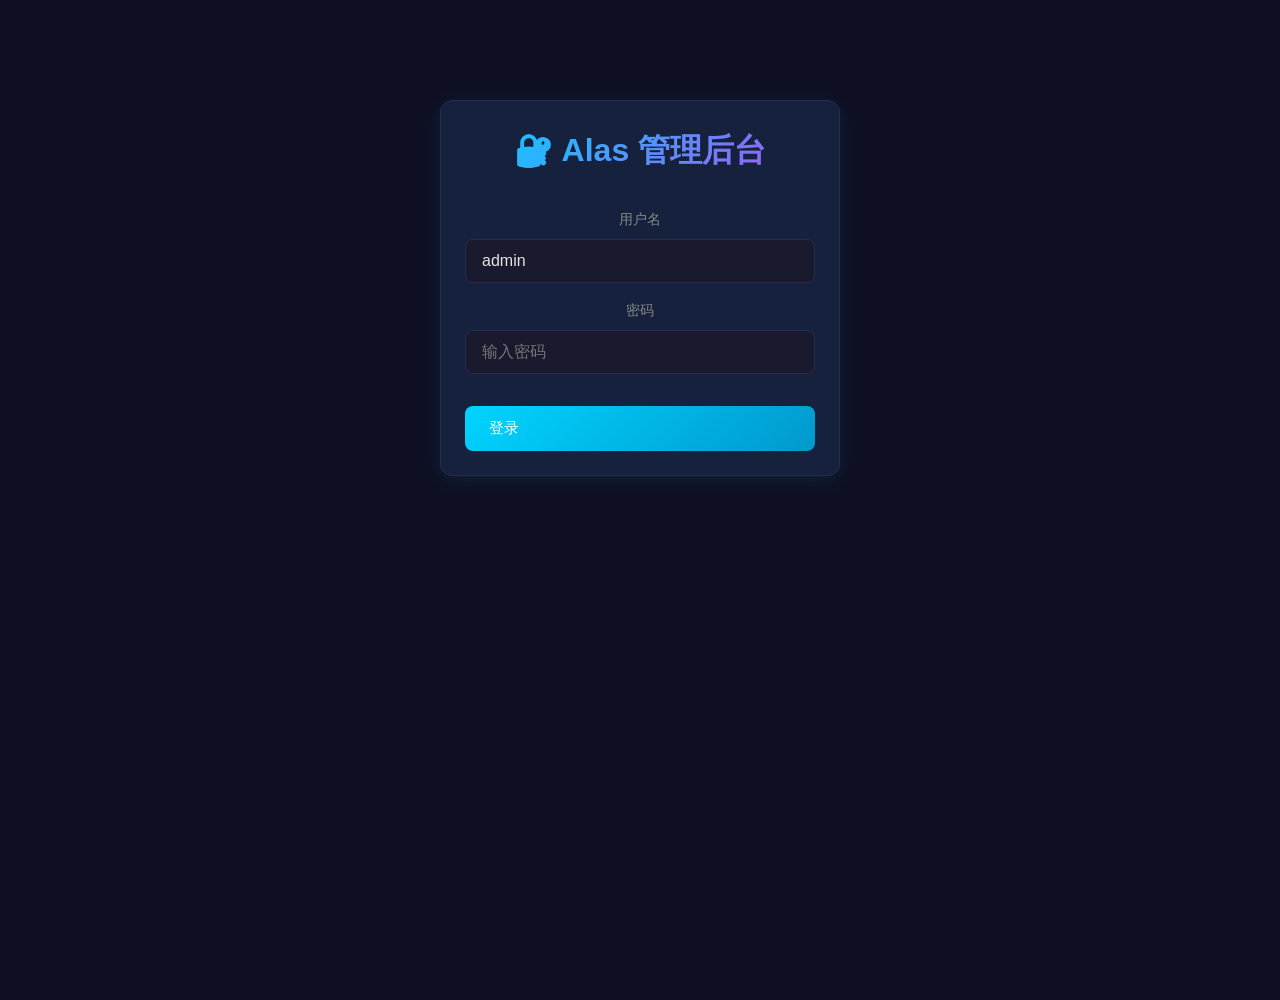
<file: frontend/admin.html>
<!DOCTYPE html>
<html lang="zh-CN">
<head>
    <meta charset="UTF-8">
    <meta name="viewport" content="width=device-width, initial-scale=1.0">
    <title>Alas 公告管理</title>
    <style>
        :root {
            --bg-primary: #0f0f23;
            --bg-secondary: #1a1a2e;
            --bg-card: #16213e;
            --accent: #00d4ff;
            --accent-hover: #00a8cc;
            --text-primary: #e4e4e4;
            --text-secondary: #888;
            --danger: #ff4757;
            --success: #2ed573;
            --warning: #ffa502;
            --border: #2a2a4a;
            --shadow: rgba(0, 212, 255, 0.1);
        }

        * {
            margin: 0;
            padding: 0;
            box-sizing: border-box;
        }

        body {
            font-family: 'Segoe UI', 'Microsoft YaHei', sans-serif;
            background: var(--bg-primary);
            color: var(--text-primary);
            min-height: 100vh;
            line-height: 1.6;
        }

        .container {
            max-width: 900px;
            margin: 0 auto;
            padding: 2rem;
        }

        /* Header */
        .header {
            display: flex;
            justify-content: space-between;
            align-items: center;
            margin-bottom: 2rem;
            padding-bottom: 1rem;
            border-bottom: 1px solid var(--border);
        }

        .header h1 {
            font-size: 1.8rem;
            background: linear-gradient(135deg, var(--accent), #a855f7);
            -webkit-background-clip: text;
            -webkit-text-fill-color: transparent;
            background-clip: text;
        }

        .header-actions {
            display: flex;
            gap: 0.5rem;
        }

        /* Cards */
        .card {
            background: var(--bg-card);
            border-radius: 12px;
            padding: 1.5rem;
            margin-bottom: 1.5rem;
            border: 1px solid var(--border);
            box-shadow: 0 4px 20px var(--shadow);
        }

        .card h2 {
            font-size: 1.2rem;
            margin-bottom: 1rem;
            color: var(--accent);
        }

        /* Form Elements */
        .form-group {
            margin-bottom: 1rem;
        }

        .form-group label {
            display: block;
            margin-bottom: 0.5rem;
            color: var(--text-secondary);
            font-size: 0.9rem;
        }

        input, textarea {
            width: 100%;
            padding: 0.75rem 1rem;
            border: 1px solid var(--border);
            border-radius: 8px;
            background: var(--bg-secondary);
            color: var(--text-primary);
            font-size: 1rem;
            transition: border-color 0.3s, box-shadow 0.3s;
        }

        input:focus, textarea:focus {
            outline: none;
            border-color: var(--accent);
            box-shadow: 0 0 0 3px var(--shadow);
        }

        textarea {
            min-height: 120px;
            resize: vertical;
        }

        /* Buttons */
        .btn {
            padding: 0.75rem 1.5rem;
            border: none;
            border-radius: 8px;
            font-size: 0.95rem;
            font-weight: 500;
            cursor: pointer;
            transition: all 0.3s;
            display: inline-flex;
            align-items: center;
            gap: 0.5rem;
        }

        .btn-primary {
            background: linear-gradient(135deg, var(--accent), #0099cc);
            color: #fff;
        }

        .btn-primary:hover {
            transform: translateY(-2px);
            box-shadow: 0 4px 15px rgba(0, 212, 255, 0.3);
        }

        .btn-danger {
            background: var(--danger);
            color: #fff;
        }

        .btn-danger:hover {
            background: #ff6b7a;
        }

        .btn-secondary {
            background: var(--bg-secondary);
            color: var(--text-primary);
            border: 1px solid var(--border);
        }

        .btn-secondary:hover {
            background: var(--border);
        }

        .btn-sm {
            padding: 0.4rem 0.8rem;
            font-size: 0.85rem;
        }

        /* Announcement List */
        .announcement-list {
            display: flex;
            flex-direction: column;
            gap: 1rem;
        }

        .announcement-item {
            background: var(--bg-secondary);
            border-radius: 8px;
            padding: 1rem;
            border: 1px solid var(--border);
            display: flex;
            justify-content: space-between;
            align-items: flex-start;
            gap: 1rem;
        }

        .announcement-item.inactive {
            opacity: 0.5;
        }

        .announcement-info {
            flex: 1;
            min-width: 0;
        }

        .announcement-info h3 {
            font-size: 1rem;
            margin-bottom: 0.3rem;
            color: var(--text-primary);
        }

        .announcement-info p {
            font-size: 0.85rem;
            color: var(--text-secondary);
            overflow: hidden;
            text-overflow: ellipsis;
            white-space: nowrap;
        }

        .announcement-info .meta {
            font-size: 0.75rem;
            color: var(--text-secondary);
            margin-top: 0.5rem;
        }

        .announcement-actions {
            display: flex;
            gap: 0.5rem;
            flex-shrink: 0;
        }

        .badge {
            display: inline-block;
            padding: 0.2rem 0.5rem;
            border-radius: 4px;
            font-size: 0.7rem;
            font-weight: 600;
            text-transform: uppercase;
        }

        .badge-active {
            background: var(--success);
            color: #000;
        }

        .badge-inactive {
            background: var(--text-secondary);
            color: #000;
        }

        .badge-url {
            background: var(--warning);
            color: #000;
        }

        /* Login Form */
        .login-container {
            max-width: 400px;
            margin: 100px auto;
        }

        .login-container .card {
            text-align: center;
        }

        .login-container h1 {
            margin-bottom: 2rem;
            background: linear-gradient(135deg, var(--accent), #a855f7);
            -webkit-background-clip: text;
            -webkit-text-fill-color: transparent;
            background-clip: text;
        }

        /* Toast Notification */
        .toast {
            position: fixed;
            top: 20px;
            right: 20px;
            padding: 1rem 1.5rem;
            border-radius: 8px;
            color: #fff;
            font-weight: 500;
            z-index: 1000;
            animation: slideIn 0.3s ease;
            max-width: 300px;
        }

        .toast.success { background: var(--success); color: #000; }
        .toast.error { background: var(--danger); }
        .toast.info { background: var(--accent); color: #000; }

        @keyframes slideIn {
            from { transform: translateX(100%); opacity: 0; }
            to { transform: translateX(0); opacity: 1; }
        }

        /* Empty State */
        .empty-state {
            text-align: center;
            padding: 3rem;
            color: var(--text-secondary);
        }

        .empty-state svg {
            width: 64px;
            height: 64px;
            margin-bottom: 1rem;
            opacity: 0.5;
        }

        /* Responsive */
        @media (max-width: 600px) {
            .container { padding: 1rem; }
            .header { flex-direction: column; gap: 1rem; text-align: center; }
            .announcement-item { flex-direction: column; }
            .announcement-actions { width: 100%; justify-content: flex-end; }
        }

        /* Hidden */
        .hidden { display: none !important; }

        /* Tabs */
        .tabs {
            display: flex;
            gap: 0.5rem;
            margin-bottom: 1rem;
        }

        .tab {
            padding: 0.5rem 1rem;
            background: transparent;
            border: 1px solid var(--border);
            color: var(--text-secondary);
            border-radius: 6px;
            cursor: pointer;
            transition: all 0.3s;
        }

        .tab.active {
            background: var(--accent);
            color: #000;
            border-color: var(--accent);
        }

        .tab:hover:not(.active) {
            border-color: var(--accent);
            color: var(--accent);
        }
    </style>
</head>
<body>
    <!-- Login View -->
    <div id="loginView" class="login-container">
        <div class="card">
            <h1>🔐 Alas 管理后台</h1>
            <form id="loginForm">
                <div class="form-group">
                    <label>用户名</label>
                    <input type="text" id="username" value="admin" autocomplete="username">
                </div>
                <div class="form-group">
                    <label>密码</label>
                    <input type="password" id="password" placeholder="输入密码" autocomplete="current-password">
                </div>
                <button type="submit" class="btn btn-primary" style="width: 100%; margin-top: 1rem;">
                    登录
                </button>
            </form>
        </div>
    </div>

    <!-- Main View -->
    <div id="mainView" class="container hidden">
        <header class="header">
            <h1>📢 公告管理</h1>
            <div class="header-actions">
                <button class="btn btn-secondary btn-sm" onclick="showChangePassword()">修改密码</button>
                <button class="btn btn-danger btn-sm" onclick="logout()">退出登录</button>
            </div>
        </header>

        <!-- Create Announcement -->
        <div class="card">
            <h2>发布新公告</h2>
            <form id="createForm">
                <div class="form-group">
                    <label>标题 *</label>
                    <input type="text" id="newTitle" placeholder="输入公告标题" required>
                </div>
                <div class="tabs">
                    <button type="button" class="tab active" data-type="content">纯文本</button>
                    <button type="button" class="tab" data-type="url">网页链接</button>
                </div>
                <div id="contentInput" class="form-group">
                    <label>内容</label>
                    <textarea id="newContent" placeholder="输入公告内容..."></textarea>
                </div>
                <div id="urlInput" class="form-group hidden">
                    <label>网页 URL</label>
                    <input type="url" id="newUrl" placeholder="https://example.com/announcement">
                </div>
                <button type="submit" class="btn btn-primary">发布公告</button>
            </form>
        </div>

        <!-- Announcement List -->
        <div class="card">
            <h2>公告历史</h2>
            <div id="announcementList" class="announcement-list">
                <div class="empty-state">
                    <svg xmlns="http://www.w3.org/2000/svg" fill="none" viewBox="0 0 24 24" stroke="currentColor">
                        <path stroke-linecap="round" stroke-linejoin="round" stroke-width="2" d="M15 17h5l-1.405-1.405A2.032 2.032 0 0118 14.158V11a6.002 6.002 0 00-4-5.659V5a2 2 0 10-4 0v.341C7.67 6.165 6 8.388 6 11v3.159c0 .538-.214 1.055-.595 1.436L4 17h5m6 0v1a3 3 0 11-6 0v-1m6 0H9" />
                    </svg>
                    <p>暂无公告</p>
                </div>
            </div>
        </div>
    </div>

    <!-- Change Password Modal -->
    <div id="passwordModal" class="login-container hidden" style="position: fixed; top: 0; left: 0; right: 0; bottom: 0; background: rgba(0,0,0,0.8); display: flex; align-items: center; justify-content: center; z-index: 100;">
        <div class="card" style="width: 100%; max-width: 400px;">
            <h2>修改密码</h2>
            <form id="passwordForm">
                <div class="form-group">
                    <label>当前密码</label>
                    <input type="password" id="oldPassword" required>
                </div>
                <div class="form-group">
                    <label>新密码 (至少6位)</label>
                    <input type="password" id="newPassword" minlength="6" required>
                </div>
                <div style="display: flex; gap: 0.5rem; margin-top: 1rem;">
                    <button type="submit" class="btn btn-primary">确认修改</button>
                    <button type="button" class="btn btn-secondary" onclick="hideChangePassword()">取消</button>
                </div>
            </form>
        </div>
    </div>

    <script>
        // API Base URL (same origin)
        const API_BASE = '';
        
        // Token storage
        let authToken = localStorage.getItem('admin_token') || '';

        // Utility functions
        function showToast(message, type = 'info') {
            const toast = document.createElement('div');
            toast.className = `toast ${type}`;
            toast.textContent = message;
            document.body.appendChild(toast);
            setTimeout(() => toast.remove(), 3000);
        }

        async function apiRequest(endpoint, options = {}) {
            const headers = {
                'Content-Type': 'application/json',
                ...options.headers
            };
            
            if (authToken) {
                headers['Authorization'] = `Bearer ${authToken}`;
            }

            const response = await fetch(`${API_BASE}${endpoint}`, {
                ...options,
                headers
            });

            if (response.status === 401) {
                logout();
                throw new Error('未授权，请重新登录');
            }

            const data = response.status !== 204 ? await response.json() : {};
            
            if (!response.ok) {
                throw new Error(data.detail || '请求失败');
            }

            return data;
        }

        // Auth functions
        async function login(username, password) {
            const data = await apiRequest('/api/admin/login', {
                method: 'POST',
                body: JSON.stringify({ username, password })
            });
            
            authToken = data.token;
            localStorage.setItem('admin_token', authToken);
            showMainView();
            loadAnnouncements();
            showToast('登录成功', 'success');
        }

        function logout() {
            authToken = '';
            localStorage.removeItem('admin_token');
            showLoginView();
        }

        function showLoginView() {
            document.getElementById('loginView').classList.remove('hidden');
            document.getElementById('mainView').classList.add('hidden');
        }

        function showMainView() {
            document.getElementById('loginView').classList.add('hidden');
            document.getElementById('mainView').classList.remove('hidden');
        }

        // Announcement functions
        async function loadAnnouncements() {
            try {
                console.log('[DEBUG] 开始加载公告列表...');
                const announcements = await apiRequest('/api/admin/announcements');
                console.log('[DEBUG] 公告列表响应:', announcements);
                console.log('[DEBUG] 类型:', typeof announcements, '是数组:', Array.isArray(announcements));
                renderAnnouncements(announcements);
            } catch (error) {
                console.error('[ERROR] 加载公告失败:', error);
                showToast(error.message, 'error');
            }
        }

        function renderAnnouncements(announcements) {
            const container = document.getElementById('announcementList');
            
            if (!announcements || announcements.length === 0) {
                container.innerHTML = `
                    <div class="empty-state">
                        <svg xmlns="http://www.w3.org/2000/svg" fill="none" viewBox="0 0 24 24" stroke="currentColor">
                            <path stroke-linecap="round" stroke-linejoin="round" stroke-width="2" d="M15 17h5l-1.405-1.405A2.032 2.032 0 0118 14.158V11a6.002 6.002 0 00-4-5.659V5a2 2 0 10-4 0v.341C7.67 6.165 6 8.388 6 11v3.159c0 .538-.214 1.055-.595 1.436L4 17h5m6 0v1a3 3 0 11-6 0v-1m6 0H9" />
                        </svg>
                        <p>暂无公告</p>
                    </div>
                `;
                return;
            }

            container.innerHTML = announcements.map(a => `
                <div class="announcement-item ${a.is_active ? '' : 'inactive'}">
                    <div class="announcement-info">
                        <h3>
                            ${escapeHtml(a.title)}
                            <span class="badge ${a.is_active ? 'badge-active' : 'badge-inactive'}">
                                ${a.is_active ? '激活' : '停用'}
                            </span>
                            ${a.url ? '<span class="badge badge-url">网页</span>' : ''}
                        </h3>
                        <p>${a.url ? escapeHtml(a.url) : escapeHtml(a.content) || '(空内容)'}</p>
                        <div class="meta">ID: ${a.id} | 创建于: ${formatDate(a.created_at)}</div>
                    </div>
                    <div class="announcement-actions">
                        <button class="btn btn-secondary btn-sm" onclick="toggleAnnouncement(${a.id}, ${!a.is_active})">
                            ${a.is_active ? '停用' : '激活'}
                        </button>
                        <button class="btn btn-danger btn-sm" onclick="deleteAnnouncement(${a.id})">删除</button>
                    </div>
                </div>
            `).join('');
        }

        async function createAnnouncement(title, content, url) {
            try {
                console.log('[DEBUG] 创建公告...', { title, content, url });
                const result = await apiRequest('/api/admin/announcement', {
                    method: 'POST',
                    body: JSON.stringify({ title, content, url })
                });
                console.log('[DEBUG] 创建公告成功:', result);
                showToast('公告发布成功', 'success');
                
                // 延迟刷新确保数据库写入完成
                console.log('[DEBUG] 刷新公告列表...');
                await loadAnnouncements();
                console.log('[DEBUG] 公告列表刷新完成');
                
                // Reset form
                document.getElementById('newTitle').value = '';
                document.getElementById('newContent').value = '';
                document.getElementById('newUrl').value = '';
            } catch (error) {
                console.error('[ERROR] 创建公告失败:', error);
                showToast(error.message, 'error');
            }
        }

        async function deleteAnnouncement(id) {
            if (!confirm('确定要删除这条公告吗？')) return;
            
            try {
                await apiRequest(`/api/admin/announcement/${id}`, { method: 'DELETE' });
                showToast('公告已删除', 'success');
                loadAnnouncements();
            } catch (error) {
                showToast(error.message, 'error');
            }
        }

        async function toggleAnnouncement(id, isActive) {
            try {
                await apiRequest(`/api/admin/announcement/${id}/toggle?is_active=${isActive}`, { method: 'PATCH' });
                showToast(`公告已${isActive ? '激活' : '停用'}`, 'success');
                loadAnnouncements();
            } catch (error) {
                showToast(error.message, 'error');
            }
        }

        // Password change
        function showChangePassword() {
            document.getElementById('passwordModal').classList.remove('hidden');
            document.getElementById('passwordModal').style.display = 'flex';
        }

        function hideChangePassword() {
            document.getElementById('passwordModal').classList.add('hidden');
            document.getElementById('passwordModal').style.display = 'none';
            document.getElementById('passwordForm').reset();
        }

        async function changePassword(oldPwd, newPwd) {
            try {
                await apiRequest('/api/admin/change-password', {
                    method: 'POST',
                    body: JSON.stringify({ old_password: oldPwd, new_password: newPwd })
                });
                showToast('密码修改成功，请重新登录', 'success');
                hideChangePassword();
                logout();
            } catch (error) {
                showToast(error.message, 'error');
            }
        }

        // Utility
        function escapeHtml(text) {
            if (!text) return '';
            const div = document.createElement('div');
            div.textContent = text;
            return div.innerHTML;
        }

        function formatDate(isoString) {
            const date = new Date(isoString);
            return date.toLocaleString('zh-CN');
        }

        // Event listeners
        document.getElementById('loginForm').addEventListener('submit', async (e) => {
            e.preventDefault();
            const username = document.getElementById('username').value;
            const password = document.getElementById('password').value;
            
            try {
                await login(username, password);
            } catch (error) {
                showToast(error.message, 'error');
            }
        });

        document.getElementById('createForm').addEventListener('submit', async (e) => {
            e.preventDefault();
            const title = document.getElementById('newTitle').value.trim();
            const content = document.getElementById('newContent').value.trim();
            const url = document.getElementById('newUrl').value.trim();
            
            if (!title) {
                showToast('请输入标题', 'error');
                return;
            }
            
            await createAnnouncement(title, content, url);
        });

        document.getElementById('passwordForm').addEventListener('submit', async (e) => {
            e.preventDefault();
            const oldPwd = document.getElementById('oldPassword').value;
            const newPwd = document.getElementById('newPassword').value;
            await changePassword(oldPwd, newPwd);
        });

        // Tab switching
        document.querySelectorAll('.tab').forEach(tab => {
            tab.addEventListener('click', () => {
                document.querySelectorAll('.tab').forEach(t => t.classList.remove('active'));
                tab.classList.add('active');
                
                const type = tab.dataset.type;
                document.getElementById('contentInput').classList.toggle('hidden', type !== 'content');
                document.getElementById('urlInput').classList.toggle('hidden', type !== 'url');
            });
        });

        // Check existing token on load
        if (authToken) {
            // Verify token by attempting to load announcements
            apiRequest('/api/admin/announcements')
                .then(data => {
                    showMainView();
                    renderAnnouncements(data);
                })
                .catch(() => {
                    logout();
                });
        }
    </script>
</body>
</html>
</file>
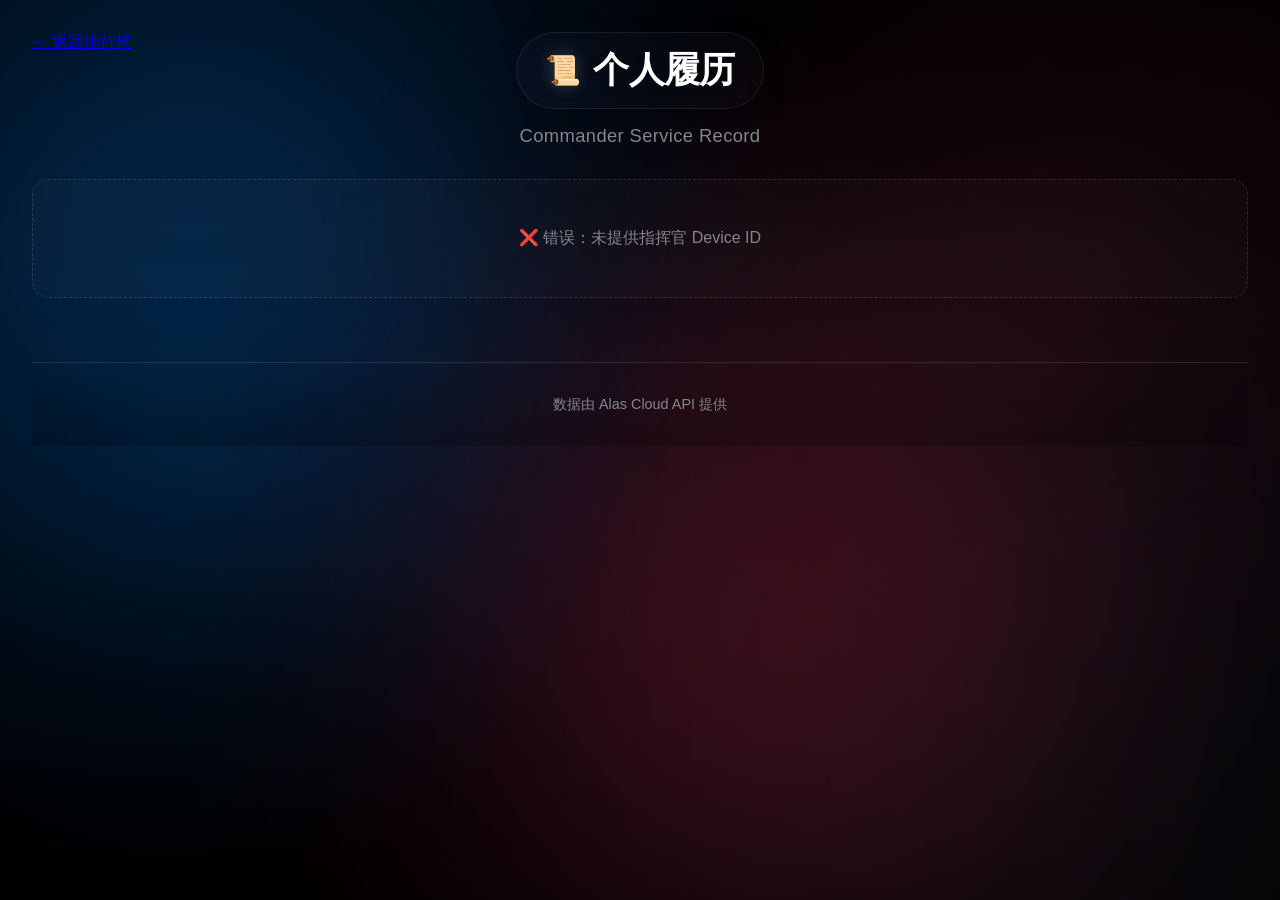
<file: index/history.html>
<!DOCTYPE html>
<html lang="zh-CN">

<head>
    <meta charset="UTF-8" />
    <meta name="viewport" content="width=device-width, initial-scale=1.0" />
    <title>Alas History | 指挥官个人履历</title>
    <meta http-equiv="Cache-Control" content="no-cache, no-store, must-revalidate" />
    <link rel="stylesheet" href="style.css" />
    <link rel="preconnect" href="https://fonts.googleapis.com" />
    <link rel="preconnect" href="https://fonts.gstatic.com" crossorigin />
    <link
        href="https://fonts.googleapis.com/css2?family=Outfit:wght@300;400;500;600;700&family=JetBrains+Mono:wght@400;700&display=swap"
        rel="stylesheet" />
    <style>
        .page-title {
            color: #0a84ff;
            text-shadow: none;
            background: none;
            -webkit-background-clip: initial;
            background-clip: initial;
        }

        .commander-info {
            text-align: center;
            margin-bottom: 2rem;
            animation: fadeIn 0.8s ease-out;
        }

        .commander-name {
            font-size: 2rem;
            font-weight: 700;
            color: var(--text-primary);
            margin-bottom: 0.5rem;
        }

        .commander-id {
            font-family: ui-monospace, SFMono-Regular, SF Mono, Menlo, Consolas, Liberation Mono, monospace;
            color: var(--text-secondary);
            background: rgba(255, 255, 255, 0.08);
            padding: 0.3rem 0.8rem;
            border-radius: 99px;
            font-size: 0.9rem;
        }

        .cumulative-stats {
            display: grid;
            grid-template-columns: repeat(auto-fit, minmax(200px, 1fr));
            gap: 1.5rem;
            margin-bottom: 3rem;
        }

        .cumulative-card {
            background: var(--card-bg);
            border: 1px solid var(--card-border);
            border-radius: var(--radius-lg);
            padding: 1.5rem;
            backdrop-filter: var(--glass-blur);
            -webkit-backdrop-filter: var(--glass-blur);
            text-align: center;
            transition: all 0.3s cubic-bezier(0.25, 1, 0.5, 1);
        }

        .cumulative-card:hover {
            transform: translateY(-2px);
            background: rgba(255, 255, 255, 0.06);
            border-color: rgba(255, 255, 255, 0.15);
            box-shadow: 0 8px 24px rgba(0, 0, 0, 0.2);
        }

        .c-icon {
            font-size: 2rem;
            margin-bottom: 0.5rem;
        }

        .c-value {
            font-size: 1.8rem;
            font-weight: 600;
            color: var(--text-primary);
            font-family: ui-monospace, SFMono-Regular, SF Mono, Menlo, Consolas, Liberation Mono, monospace;
            margin: 0.5rem 0;
            letter-spacing: -0.02em;
            background: none;
            -webkit-background-clip: initial;
            -webkit-text-fill-color: initial;
            background-clip: initial;
        }

        .c-label {
            color: var(--text-secondary);
            font-size: 0.9rem;
            text-transform: uppercase;
            letter-spacing: 0.05em;
        }

        .section-header {
            display: flex;
            align-items: center;
            justify-content: space-between;
            margin-top: 2rem;
            margin-bottom: 1.5rem;
            padding-bottom: 0.5rem;
            border-bottom: 1px solid var(--card-border);
        }

        .section-title {
            font-size: 1.5rem;
            font-weight: 700;
            color: var(--text-primary);
        }

        .history-table th {
            color: var(--accent-primary);
        }

        .month-badge {
            background: rgba(10, 132, 255, 0.15);
            color: #0a84ff;
            padding: 0.25rem 0.75rem;
            border-radius: 99px;
            font-weight: 500;
            border: 1px solid rgba(10, 132, 255, 0.2);
        }

        .empty-state {
            text-align: center;
            padding: 3rem;
            color: var(--text-secondary);
            background: rgba(255, 255, 255, 0.02);
            border-radius: 1rem;
            border: 1px dashed var(--card-border);
        }
    </style>
</head>

<body>
    <div class="ambient-light">
        <div class="blob blob-1"></div>
        <div class="blob blob-2" style="background: #1e293b;"></div>
        <div class="blob blob-3"></div>
    </div>

    <div class="container">
        <header style="margin-bottom: 2rem;">
            <div style="position: absolute; left: 0; top: 0;">
                <a href="leaderboard.html" class="nav-link">← 返回排行榜</a>
            </div>
            <div class="logo">
                <span class="icon">📜</span>
                <h1 class="page-title">个人履历</h1>
            </div>
            <p class="subtitle">Commander Service Record</p>
        </header>

        <div id="loading" class="empty-state">
            <div class="loading-spinner" style="margin: 0 auto 1rem;"></div>
            正在调取档案...
        </div>

        <div id="content" style="display: none;">
            <div class="commander-info">
                <div class="commander-name" id="c-name">指挥官</div>
                <div class="commander-id" id="c-id">ID: --------</div>
            </div>

            <div class="section-header">
                <div class="section-title">🏆 累计服役数据 / Career Stats</div>
            </div>

            <div class="cumulative-stats">
                <div class="cumulative-card">
                    <div class="c-icon">⚔️</div>
                    <div class="c-value" id="t-battles">0</div>
                    <div class="c-label">总出击轮次</div>
                </div>
                <div class="cumulative-card">
                    <div class="c-icon">⚡</div>
                    <div class="c-value" id="t-stamina">0</div>
                    <div class="c-label">总净赚体力</div>
                </div>
                <div class="cumulative-card">
                    <div class="c-icon">💰</div>
                    <div class="c-value" id="t-cost">0</div>
                    <div class="c-label">总出击成本 (体力)</div>
                </div>
                <div class="cumulative-card">
                    <div class="c-icon">🐱</div>
                    <div class="c-value" id="t-akashi">0</div>
                    <div class="c-label">明石遭遇总次数</div>
                </div>
            </div>

            <div class="section-header">
                <div class="section-title">📅 月度档案记录 / Monthly Records</div>
            </div>

            <div class="card details-card" style="animation: slideUp 0.8s ease-out 0.2s both;">
                <div class="table-responsive">
                    <table class="data-table history-table">
                        <thead>
                            <tr>
                                <th>Month</th>
                                <th>Battles</th>
                                <th>Net AP</th>
                                <th>Akashi</th>
                                <th>Avg AP / Akashi</th>
                                <th>Active Status</th>
                            </tr>
                        </thead>
                        <tbody id="history-list">
                            <!-- Populated by JS -->
                        </tbody>
                    </table>
                </div>
            </div>
        </div>

        <footer style="margin-top: 4rem; text-align: center; color: var(--text-secondary); font-size: 0.9rem;">
            <p>数据由 Alas Cloud API 提供</p>
        </footer>
    </div>

    <script src="history.js"></script>
</body>

</html>
</file>
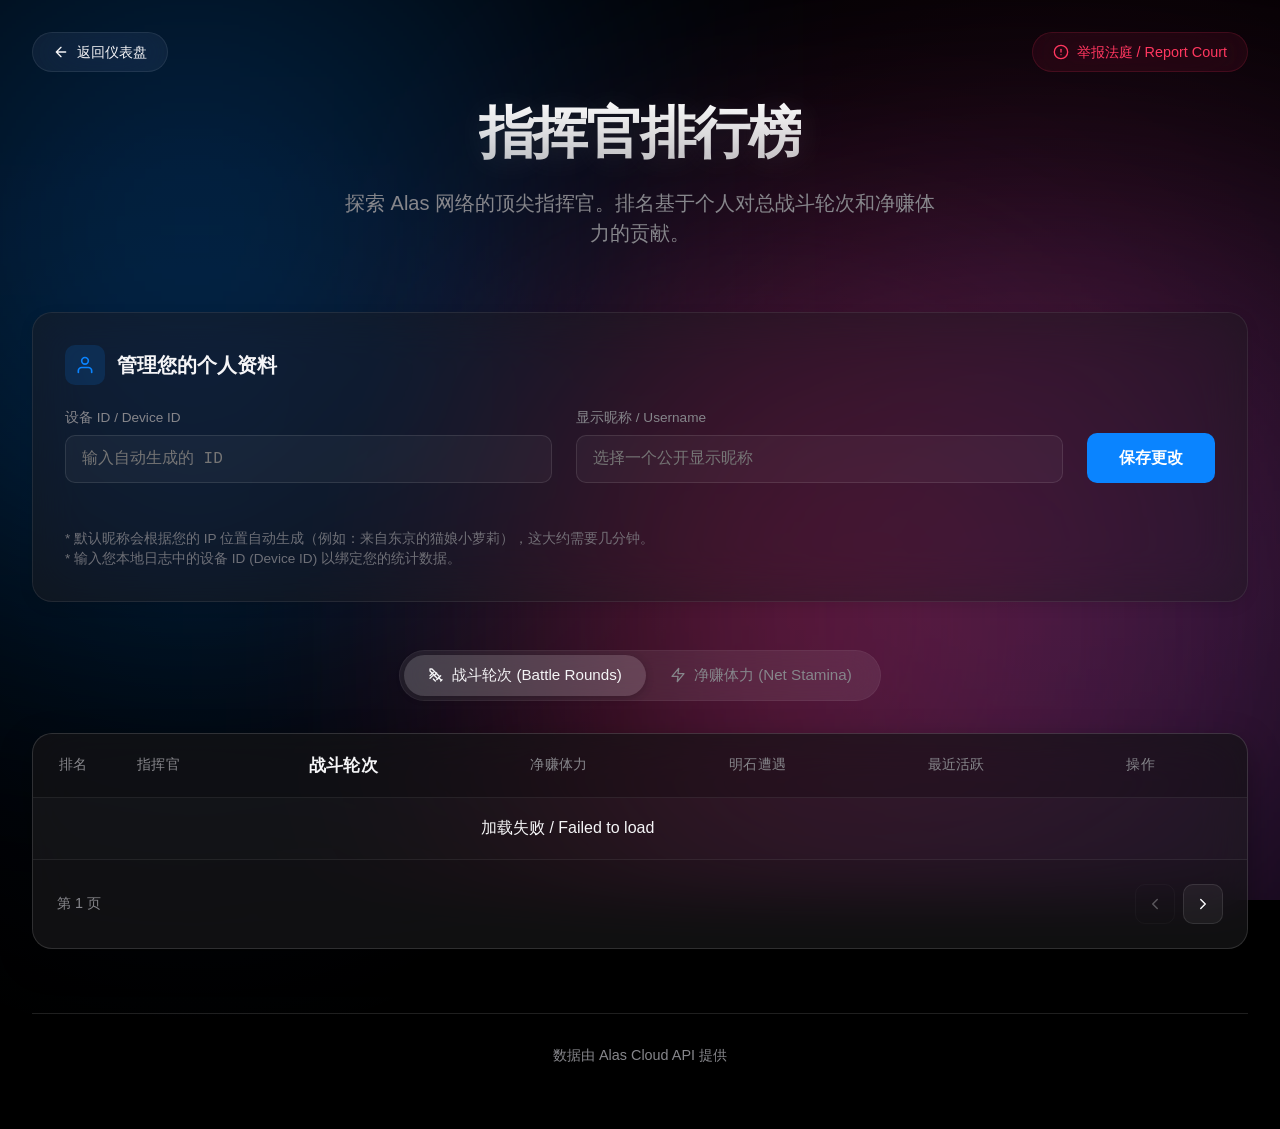
<file: index/leaderboard.html>
<!DOCTYPE html>
<html lang="zh-CN">

<head>
    <meta charset="UTF-8" />
    <meta name="viewport" content="width=device-width, initial-scale=1.0" />
    <title>指挥官排行榜 - Alas Cloud</title>
    <meta name="description" content="Alas Cloud 指挥官排行榜。查看表现卓越的前 100 名指挥官，基于战斗轮次和净赚体力的实时排名统计。">
    <meta name="keywords" content="碧蓝航线, Alas Cloud, 排行榜, 指挥官, 侵蚀指数, 战斗统计">
    <meta name="author" content="Alas Team">
    <meta name="robots" content="index, follow">

    <!-- Open Graph / Facebook -->
    <meta property="og:type" content="website">
    <meta property="og:url" content="https://alas.nanoda.work/index/leaderboard.html">
    <meta property="og:title" content="指挥官排行榜 - Alas Cloud">
    <meta property="og:description" content="实时查看 Alas 网络中的指挥官表现排名。">
    <meta property="og:image" content="https://alas.nanoda.work/icon-users.svg">

    <meta http-equiv="Cache-Control" content="no-cache, no-store, must-revalidate" />
    <link rel="stylesheet" href="style.css" />
    <link rel="preconnect" href="https://fonts.googleapis.com" />
    <link rel="preconnect" href="https://fonts.gstatic.com" crossorigin />
    <link
        href="https://fonts.googleapis.com/css2?family=Outfit:wght@300;400;500;600;700&family=JetBrains+Mono:wght@400;700&display=swap"
        rel="stylesheet" />
    <style>
        /* Leaderboard specific styles */
        .leaderboard-hero {
            display: flex;
            flex-direction: column;
            align-items: center;
            justify-content: center;
            padding: 4rem 2rem;
            text-align: center;
            position: relative;
            z-index: 2;
        }

        .leaderboard-title {
            font-size: 3.5rem;
            font-weight: 700;
            letter-spacing: -0.04em;
            background: linear-gradient(180deg, #ffffff 0%, rgba(255, 255, 255, 0.7) 100%);
            -webkit-background-clip: text;
            background-clip: text;
            color: transparent;
            margin-bottom: 1rem;
            text-shadow: 0 4px 32px rgba(255, 255, 255, 0.1);
        }

        .leaderboard-subtitle {
            font-size: 1.25rem;
            color: var(--text-secondary);
            max-width: 600px;
            margin: 0 auto;
            line-height: 1.5;
        }

        /* Profile Management Form */
        .profile-section {
            background: rgba(28, 28, 30, 0.5);
            border: 1px solid rgba(255, 255, 255, 0.08);
            border-radius: var(--radius-lg);
            padding: 2rem;
            margin-bottom: 3rem;
            backdrop-filter: var(--glass-blur);
            -webkit-backdrop-filter: var(--glass-blur);
            box-shadow: var(--shadow-sm);
        }

        .profile-header {
            display: flex;
            align-items: center;
            gap: 0.75rem;
            margin-bottom: 1.5rem;
        }

        .profile-icon {
            font-size: 1.5rem;
            width: 2.5rem;
            height: 2.5rem;
            background: rgba(10, 132, 255, 0.15);
            color: #0A84FF;
            border-radius: var(--radius-sm);
            display: flex;
            align-items: center;
            justify-content: center;
        }

        .profile-title {
            font-size: 1.25rem;
            font-weight: 600;
            color: var(--text-primary);
        }

        .user-form {
            display: grid;
            grid-template-columns: 1fr 1fr auto;
            gap: 1.5rem;
            align-items: end;
        }

        .input-group {
            display: flex;
            flex-direction: column;
            gap: 0.5rem;
        }

        .input-group label {
            color: var(--text-secondary);
            font-size: 0.85rem;
            font-weight: 500;
        }

        .input-group input {
            background: rgba(255, 255, 255, 0.04);
            border: 1px solid rgba(255, 255, 255, 0.1);
            padding: 0.875rem 1rem;
            border-radius: var(--radius-sm);
            color: var(--text-primary);
            font-family: ui-monospace, SFMono-Regular, SF Mono, Menlo, Consolas, Liberation Mono, monospace;
            font-size: 1rem;
            transition: all 0.2s cubic-bezier(0.25, 1, 0.5, 1);
            outline: none;
        }

        .input-group input:focus {
            background: rgba(255, 255, 255, 0.08);
            border-color: var(--accent-primary);
            box-shadow: 0 0 0 3px rgba(10, 132, 255, 0.2);
        }

        .btn-save {
            background: #0A84FF;
            color: white;
            border: none;
            padding: 0.875rem 2rem;
            border-radius: var(--radius-sm);
            font-weight: 600;
            font-size: 1rem;
            cursor: pointer;
            transition: all 0.2s cubic-bezier(0.25, 1, 0.5, 1);
            height: 50px;
        }

        .btn-save:hover {
            background: #2392ff;
            transform: scale(1.02);
            box-shadow: 0 4px 14px rgba(10, 132, 255, 0.3);
        }

        .btn-save:active {
            transform: scale(0.98);
        }

        /* Sorting Segments (Apple style segmented control) */
        .segmented-control {
            display: inline-flex;
            background: rgba(255, 255, 255, 0.08);
            padding: 0.25rem;
            border-radius: 999px;
            margin-bottom: 2rem;
            position: relative;
            backdrop-filter: blur(20px);
            border: 1px solid rgba(255, 255, 255, 0.05);
        }

        .segment-btn {
            background: transparent;
            color: var(--text-secondary);
            border: none;
            padding: 0.6rem 1.5rem;
            border-radius: 999px;
            font-weight: 500;
            font-size: 0.95rem;
            cursor: pointer;
            transition: all 0.3s cubic-bezier(0.25, 1, 0.5, 1);
            position: relative;
            z-index: 2;
            display: flex;
            align-items: center;
            gap: 0.5rem;
        }

        .segment-btn.active {
            color: var(--text-primary);
            background: rgba(255, 255, 255, 0.15);
            box-shadow: 0 2px 8px rgba(0, 0, 0, 0.2);
        }

        .segment-btn:hover:not(.active) {
            color: var(--text-primary);
            background: rgba(255, 255, 255, 0.05);
        }

        /* Redesigned Leaderboard Table */
        .leaderboard-container {
            background: var(--card-bg);
            border: 1px solid var(--card-border);
            border-radius: var(--radius-lg);
            overflow: hidden;
            backdrop-filter: var(--glass-blur);
            -webkit-backdrop-filter: var(--glass-blur);
            box-shadow: var(--shadow-lg);
            animation: fadeIn 0.5s ease-out backwards;
            animation-delay: 0.2s;
        }

        .table-responsive {
            width: 100%;
            overflow-x: auto;
        }

        .data-table {
            width: 100%;
            border-collapse: separate;
            border-spacing: 0;
            text-align: left;
        }

        .data-table th {
            padding: 1.25rem 1.5rem;
            background: rgba(0, 0, 0, 0.2);
            color: var(--text-secondary);
            font-weight: 500;
            font-size: 0.85rem;
            letter-spacing: 0.02em;
            border-bottom: 1px solid rgba(255, 255, 255, 0.08);
            white-space: nowrap;
        }

        .data-table td {
            padding: 1.25rem 1.5rem;
            color: var(--text-primary);
            font-weight: 400;
            border-bottom: 1px solid rgba(255, 255, 255, 0.04);
            white-space: nowrap;
            transition: background 0.2s;
            font-variant-numeric: tabular-nums;
        }

        .data-table tr:hover td {
            background: rgba(255, 255, 255, 0.03);
        }

        .data-table tr:last-child td {
            border-bottom: none;
        }

        /* Rank Badge */
        .rank-badge {
            display: inline-flex;
            align-items: center;
            justify-content: center;
            width: 2rem;
            height: 2rem;
            border-radius: 50%;
            font-weight: 600;
            font-size: 0.9rem;
            color: var(--text-secondary);
            background: rgba(255, 255, 255, 0.05);
            border: 1px solid rgba(255, 255, 255, 0.1);
        }

        /* Top 3 Highlighting */
        .rank-badge.rank-1 {
            background: linear-gradient(135deg, #FFD700 0%, #FDB931 100%);
            color: #000;
            border: none;
            box-shadow: 0 4px 12px rgba(255, 215, 0, 0.3);
            text-shadow: none;
        }

        .rank-badge.rank-2 {
            background: linear-gradient(135deg, #E2E2E2 0%, #C0C0C0 100%);
            color: #000;
            border: none;
            box-shadow: 0 4px 12px rgba(192, 192, 192, 0.2);
        }

        .rank-badge.rank-3 {
            background: linear-gradient(135deg, #FFB75E 0%, #ED8F03 100%);
            color: #fff;
            border: none;
            box-shadow: 0 4px 12px rgba(237, 143, 3, 0.3);
        }

        /* User Info styling inside table */
        .user-info {
            display: flex;
            align-items: center;
            gap: 1rem;
        }

        .user-avatar {
            width: 2.5rem;
            height: 2.5rem;
            border-radius: 50%;
            background: linear-gradient(135deg, #1d1d1f, #2c2c2e);
            border: 1px solid rgba(255, 255, 255, 0.1);
            display: flex;
            align-items: center;
            justify-content: center;
            font-size: 1.2rem;
        }

        .user-name {
            font-weight: 500;
            font-size: 1rem;
            color: var(--text-primary);
        }

        .user-id {
            font-size: 0.8rem;
            color: var(--text-secondary);
            font-family: ui-monospace, SFMono-Regular, SF Mono, monospace;
            opacity: 0.8;
        }

        .data-table .highlight {
            color: var(--text-primary);
            font-weight: 600;
            font-size: 1.05rem;
        }

        /* Metrics styling */
        .metric-cell {
            font-family: ui-monospace, SFMono-Regular, SF Mono, Menlo, Consolas, Liberation Mono, monospace;
        }

        /* Pagination */
        .pagination-container {
            display: flex;
            justify-content: space-between;
            align-items: center;
            padding: 1.5rem;
            border-top: 1px solid rgba(255, 255, 255, 0.08);
            background: rgba(0, 0, 0, 0.1);
        }

        .pagination-controls {
            display: flex;
            gap: 0.5rem;
        }

        .page-btn {
            background: rgba(255, 255, 255, 0.05);
            border: 1px solid rgba(255, 255, 255, 0.1);
            color: var(--text-primary);
            width: 2.5rem;
            height: 2.5rem;
            border-radius: var(--radius-sm);
            display: flex;
            align-items: center;
            justify-content: center;
            cursor: pointer;
            transition: all 0.2s cubic-bezier(0.25, 1, 0.5, 1);
            font-weight: 500;
        }

        .page-btn:hover:not(:disabled) {
            background: rgba(255, 255, 255, 0.15);
            transform: scale(1.05);
        }

        .page-btn:disabled {
            opacity: 0.3;
            cursor: not-allowed;
            background: transparent;
        }

        .page-info {
            color: var(--text-secondary);
            font-size: 0.9rem;
            font-weight: 500;
        }

        /* Top Nav Links */
        .top-nav {
            position: absolute;
            top: 2rem;
            left: 2rem;
            right: 2rem;
            display: flex;
            justify-content: space-between;
            z-index: 10;
        }

        .nav-pill {
            display: inline-flex;
            align-items: center;
            gap: 0.5rem;
            color: var(--text-primary);
            text-decoration: none;
            background: rgba(255, 255, 255, 0.05);
            border: 1px solid rgba(255, 255, 255, 0.08);
            padding: 0.6rem 1.25rem;
            border-radius: 9999px;
            font-size: 0.9rem;
            font-weight: 500;
            backdrop-filter: var(--glass-blur);
            transition: all 0.3s cubic-bezier(0.25, 1, 0.5, 1);
        }

        .nav-pill:hover {
            background: rgba(255, 255, 255, 0.1);
            transform: scale(1.02);
            border-color: rgba(255, 255, 255, 0.15);
        }

        .nav-pill.danger {
            color: #ff375f;
            background: rgba(255, 55, 95, 0.08);
            border-color: rgba(255, 55, 95, 0.15);
        }

        .nav-pill.danger:hover {
            background: rgba(255, 55, 95, 0.15);
            border-color: rgba(255, 55, 95, 0.3);
        }

        @media (max-width: 768px) {
            .user-form {
                grid-template-columns: 1fr;
            }

            .top-nav {
                position: relative;
                top: 0;
                left: 0;
                right: 0;
                margin-bottom: 2rem;
                flex-direction: column;
                gap: 1rem;
            }

            .leaderboard-title {
                font-size: 2.5rem;
            }

            .leaderboard-hero {
                padding: 2rem 1rem;
            }
        }
    </style>
</head>

<body>
    <div class="ambient-light">
        <div class="blob blob-1"></div>
        <div class="blob blob-2"></div>
        <div class="blob blob-3"></div>
    </div>
    <div class="container">
        <!-- New Top Nav -->
        <div class="top-nav">
            <a href="index.html" class="nav-pill">
                <svg width="16" height="16" viewBox="0 0 24 24" fill="none" stroke="currentColor" stroke-width="2"
                    stroke-linecap="round" stroke-linejoin="round">
                    <path d="M19 12H5M12 19l-7-7 7-7" />
                </svg>
                返回仪表盘
            </a>
            <a href="report.html" class="nav-pill danger">
                <svg width="16" height="16" viewBox="0 0 24 24" fill="none" stroke="currentColor" stroke-width="2"
                    stroke-linecap="round" stroke-linejoin="round">
                    <circle cx="12" cy="12" r="10" />
                    <line x1="12" y1="8" x2="12" y2="12" />
                    <line x1="12" y1="16" x2="12.01" y2="16" />
                </svg>
                举报法庭 / Report Court
            </a>
        </div>

        <div class="leaderboard-hero">
            <h1 class="leaderboard-title">指挥官排行榜</h1>
            <p class="leaderboard-subtitle">探索 Alas 网络的顶尖指挥官。排名基于个人对总战斗轮次和净赚体力的贡献。</p>
        </div>

        <!-- Profile Management -->
        <div class="profile-section">
            <div class="profile-header">
                <div class="profile-icon">
                    <svg width="20" height="20" viewBox="0 0 24 24" fill="none" stroke="currentColor" stroke-width="2"
                        stroke-linecap="round" stroke-linejoin="round">
                        <path d="M20 21v-2a4 4 0 0 0-4-4H8a4 4 0 0 0-4 4v2"></path>
                        <circle cx="12" cy="7" r="4"></circle>
                    </svg>
                </div>
                <h3 class="profile-title">管理您的个人资料</h3>
            </div>
            <div class="user-form">
                <div class="input-group">
                    <label>设备 ID / Device ID</label>
                    <input type="text" id="device-id" placeholder="输入自动生成的 ID" />
                </div>
                <div class="input-group">
                    <label>显示昵称 / Username</label>
                    <input type="text" id="username" placeholder="选择一个公开显示昵称" />
                </div>
                <button class="btn-save" onclick="updateProfile()">
                    保存更改
                </button>
            </div>
            <p id="form-message" style="margin-top: 1rem; min-height: 1.5em; font-size: 0.9rem; color: #32d74b;"></p>
            <p style="font-size: 0.85rem; color: var(--text-secondary); margin-top: 0.5rem; line-height: 1.5;">
                <span style="opacity: 0.8;">* 默认昵称会根据您的 IP 位置自动生成（例如：来自东京的猫娘小萝莉），这大约需要几分钟。<br>
                    * 输入您本地日志中的设备 ID (Device ID) 以绑定您的统计数据。</span>
            </p>
        </div>

        <div style="text-align: center;">
            <!-- Sorting Tabs -->
            <div class="segmented-control">
                <button id="tab-rounds" class="segment-btn active" onclick="switchTab('rounds')">
                    <svg width="16" height="16" viewBox="0 0 24 24" fill="none" stroke="currentColor" stroke-width="2"
                        stroke-linecap="round" stroke-linejoin="round">
                        <path d="M14.5 17.5L3 6V3h3l11.5 11.5"></path>
                        <path d="M13 19l6-6"></path>
                        <path d="M16 16l4 4"></path>
                        <path d="M19 21l2-2"></path>
                        <path d="M11 21l-3-3"></path>
                        <path d="M8 8l-5 5"></path>
                        <path d="M3 17l4-4"></path>
                        <path d="M9 13l4-4"></path>
                    </svg>
                    战斗轮次 (Battle Rounds)
                </button>
                <button id="tab-stamina" class="segment-btn" onclick="switchTab('stamina')">
                    <svg width="16" height="16" viewBox="0 0 24 24" fill="none" stroke="currentColor" stroke-width="2"
                        stroke-linecap="round" stroke-linejoin="round">
                        <polygon points="13 2 3 14 12 14 11 22 21 10 12 10 13 2"></polygon>
                    </svg>
                    净赚体力 (Net Stamina)
                </button>
            </div>
        </div>

        <!-- Leaderboard Table -->
        <div class="leaderboard-container">
            <div class="table-responsive">
                <table class="data-table">
                    <thead>
                        <tr>
                            <th style="width: 80px; text-align: center;">排名</th>
                            <th>指挥官</th>
                            <th id="col-rounds" class="highlight">战斗轮次</th>
                            <th id="col-stamina">净赚体力</th>
                            <th>明石遭遇</th>
                            <th>最近活跃</th>
                            <th>操作</th>
                        </tr>
                    </thead>
                    <tbody id="leaderboard-body">
                        <!-- JS Populated -->
                    </tbody>
                </table>
            </div>

            <div class="pagination-container">
                <div class="page-info">
                    <span id="page-indicator">第 1 页</span>
                </div>
                <div class="pagination-controls">
                    <button id="prev-btn" class="page-btn" onclick="changePage(-1)" disabled>
                        <svg width="18" height="18" viewBox="0 0 24 24" fill="none" stroke="currentColor"
                            stroke-width="2" stroke-linecap="round" stroke-linejoin="round">
                            <polyline points="15 18 9 12 15 6"></polyline>
                        </svg>
                    </button>
                    <button id="next-btn" class="page-btn" onclick="changePage(1)">
                        <svg width="18" height="18" viewBox="0 0 24 24" fill="none" stroke="currentColor"
                            stroke-width="2" stroke-linecap="round" stroke-linejoin="round">
                            <polyline points="9 18 15 12 9 6"></polyline>
                        </svg>
                    </button>
                </div>
            </div>
        </div>

        <footer
            style="margin-top: 4rem; text-align: center; color: var(--text-secondary); font-size: 0.9rem; padding: 2rem;">
            <p>数据由 Alas Cloud API 提供</p>
        </footer>
    </div>
    <script src="leaderboard.js?v=4"></script>

    <!-- Override specific JS injection styles for the new rank cells to not conflict -->
    <script>
        // Intercepting any DOM modifications for the rank-cell class adding from existing JS
        // The original leaderboard.js adds class "rank-cell" and colors text directly.
        // We handle styles natively in CSS via rank-badge now.
        // This is a stylistic patch that will run after leaderboard.js loads if needed.
    </script>
</body>

</html>
</file>
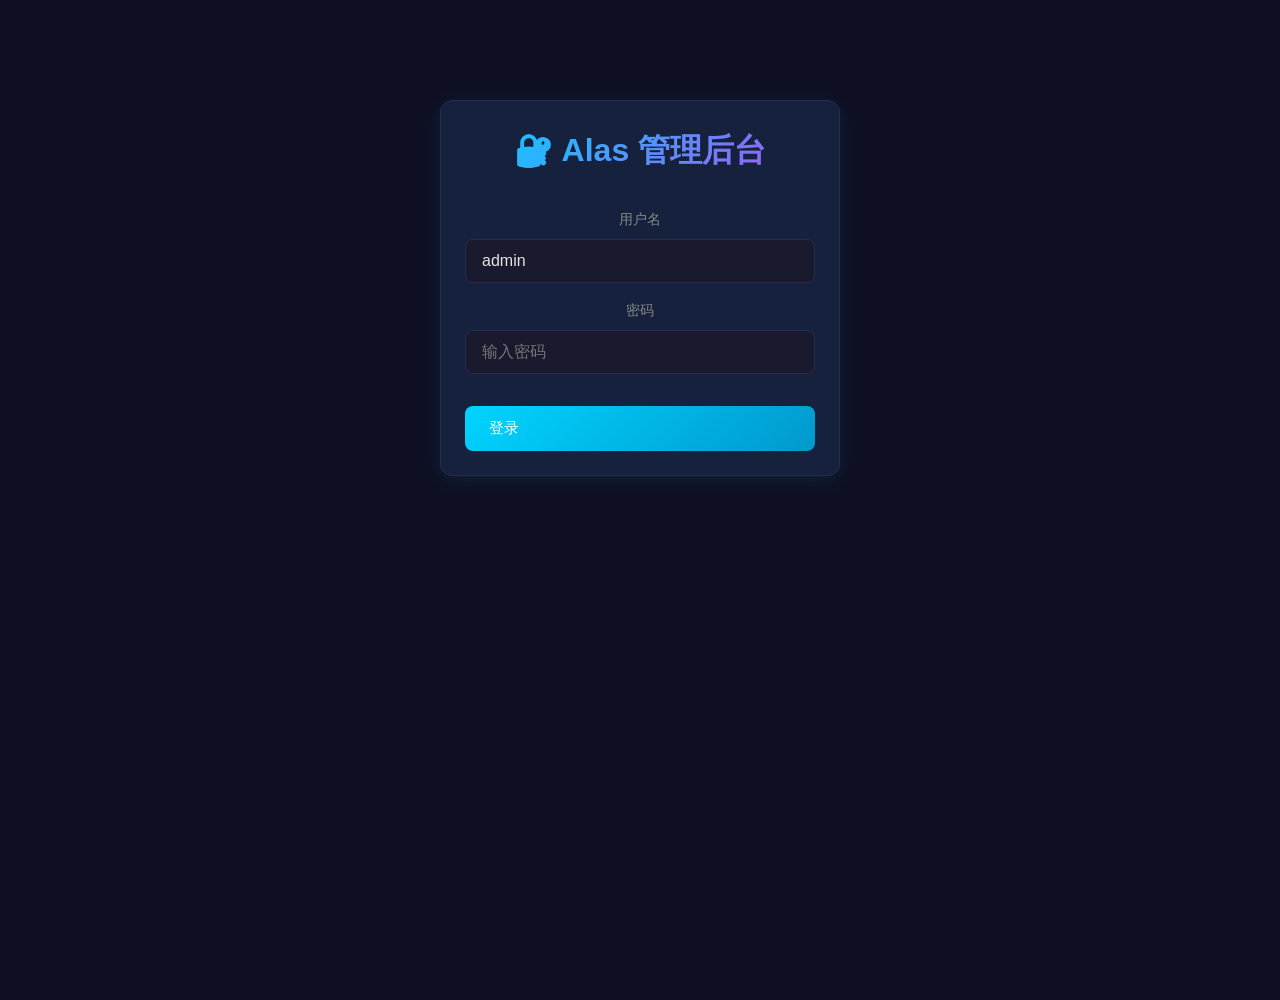
<file: go_backend/frontend/admin.html>
<!DOCTYPE html>
<html lang="zh-CN">

<head>
    <meta charset="UTF-8">
    <meta name="viewport" content="width=device-width, initial-scale=1.0">
    <title>Alas 公告管理</title>
    <style>
        :root {
            --bg-primary: #0f0f23;
            --bg-secondary: #1a1a2e;
            --bg-card: #16213e;
            --accent: #00d4ff;
            --accent-hover: #00a8cc;
            --text-primary: #e4e4e4;
            --text-secondary: #888;
            --danger: #ff4757;
            --success: #2ed573;
            --warning: #ffa502;
            --border: #2a2a4a;
            --shadow: rgba(0, 212, 255, 0.1);
        }

        * {
            margin: 0;
            padding: 0;
            box-sizing: border-box;
        }

        body {
            font-family: 'Segoe UI', 'Microsoft YaHei', sans-serif;
            background: var(--bg-primary);
            color: var(--text-primary);
            min-height: 100vh;
            line-height: 1.6;
        }

        .container {
            max-width: 900px;
            margin: 0 auto;
            padding: 2rem;
        }

        /* Header */
        .header {
            display: flex;
            justify-content: space-between;
            align-items: center;
            margin-bottom: 2rem;
            padding-bottom: 1rem;
            border-bottom: 1px solid var(--border);
        }

        .header h1 {
            font-size: 1.8rem;
            background: linear-gradient(135deg, var(--accent), #a855f7);
            -webkit-background-clip: text;
            -webkit-text-fill-color: transparent;
            background-clip: text;
        }

        .header-actions {
            display: flex;
            gap: 0.5rem;
        }

        /* Cards */
        .card {
            background: var(--bg-card);
            border-radius: 12px;
            padding: 1.5rem;
            margin-bottom: 1.5rem;
            border: 1px solid var(--border);
            box-shadow: 0 4px 20px var(--shadow);
        }

        .card h2 {
            font-size: 1.2rem;
            margin-bottom: 1rem;
            color: var(--accent);
        }

        /* Form Elements */
        .form-group {
            margin-bottom: 1rem;
        }

        .form-group label {
            display: block;
            margin-bottom: 0.5rem;
            color: var(--text-secondary);
            font-size: 0.9rem;
        }

        input,
        textarea {
            width: 100%;
            padding: 0.75rem 1rem;
            border: 1px solid var(--border);
            border-radius: 8px;
            background: var(--bg-secondary);
            color: var(--text-primary);
            font-size: 1rem;
            transition: border-color 0.3s, box-shadow 0.3s;
        }

        input:focus,
        textarea:focus {
            outline: none;
            border-color: var(--accent);
            box-shadow: 0 0 0 3px var(--shadow);
        }

        textarea {
            min-height: 120px;
            resize: vertical;
        }

        /* Buttons */
        .btn {
            padding: 0.75rem 1.5rem;
            border: none;
            border-radius: 8px;
            font-size: 0.95rem;
            font-weight: 500;
            cursor: pointer;
            transition: all 0.3s;
            display: inline-flex;
            align-items: center;
            gap: 0.5rem;
        }

        .btn-primary {
            background: linear-gradient(135deg, var(--accent), #0099cc);
            color: #fff;
        }

        .btn-primary:hover {
            transform: translateY(-2px);
            box-shadow: 0 4px 15px rgba(0, 212, 255, 0.3);
        }

        .btn-danger {
            background: var(--danger);
            color: #fff;
        }

        .btn-danger:hover {
            background: #ff6b7a;
        }

        .btn-secondary {
            background: var(--bg-secondary);
            color: var(--text-primary);
            border: 1px solid var(--border);
        }

        .btn-secondary:hover {
            background: var(--border);
        }

        .btn-sm {
            padding: 0.4rem 0.8rem;
            font-size: 0.85rem;
        }

        /* Announcement List */
        .announcement-list {
            display: flex;
            flex-direction: column;
            gap: 1rem;
        }

        .announcement-item {
            background: var(--bg-secondary);
            border-radius: 8px;
            padding: 1rem;
            border: 1px solid var(--border);
            display: flex;
            justify-content: space-between;
            align-items: flex-start;
            gap: 1rem;
        }

        .announcement-item.inactive {
            opacity: 0.5;
        }

        .announcement-info {
            flex: 1;
            min-width: 0;
        }

        .announcement-info h3 {
            font-size: 1rem;
            margin-bottom: 0.3rem;
            color: var(--text-primary);
        }

        .announcement-info p {
            font-size: 0.85rem;
            color: var(--text-secondary);
            overflow: hidden;
            text-overflow: ellipsis;
            white-space: nowrap;
        }

        .announcement-info .meta {
            font-size: 0.75rem;
            color: var(--text-secondary);
            margin-top: 0.5rem;
        }

        .announcement-actions {
            display: flex;
            gap: 0.5rem;
            flex-shrink: 0;
        }

        .badge {
            display: inline-block;
            padding: 0.2rem 0.5rem;
            border-radius: 4px;
            font-size: 0.7rem;
            font-weight: 600;
            text-transform: uppercase;
        }

        .badge-active {
            background: var(--success);
            color: #000;
        }

        .badge-inactive {
            background: var(--text-secondary);
            color: #000;
        }

        .badge-url {
            background: var(--warning);
            color: #000;
        }

        /* Login Form */
        .login-container {
            max-width: 400px;
            margin: 100px auto;
        }

        .login-container .card {
            text-align: center;
        }

        .login-container h1 {
            margin-bottom: 2rem;
            background: linear-gradient(135deg, var(--accent), #a855f7);
            -webkit-background-clip: text;
            -webkit-text-fill-color: transparent;
            background-clip: text;
        }

        /* Toast Notification */
        .toast {
            position: fixed;
            top: 20px;
            right: 20px;
            padding: 1rem 1.5rem;
            border-radius: 8px;
            color: #fff;
            font-weight: 500;
            z-index: 1000;
            animation: slideIn 0.3s ease;
            max-width: 300px;
        }

        .toast.success {
            background: var(--success);
            color: #000;
        }

        .toast.error {
            background: var(--danger);
        }

        .toast.info {
            background: var(--accent);
            color: #000;
        }

        @keyframes slideIn {
            from {
                transform: translateX(100%);
                opacity: 0;
            }

            to {
                transform: translateX(0);
                opacity: 1;
            }
        }

        /* Empty State */
        .empty-state {
            text-align: center;
            padding: 3rem;
            color: var(--text-secondary);
        }

        .empty-state svg {
            width: 64px;
            height: 64px;
            margin-bottom: 1rem;
            opacity: 0.5;
        }

        /* Responsive */
        @media (max-width: 600px) {
            .container {
                padding: 1rem;
            }

            .header {
                flex-direction: column;
                gap: 1rem;
                text-align: center;
            }

            .announcement-item {
                flex-direction: column;
            }

            .announcement-actions {
                width: 100%;
                justify-content: flex-end;
            }
        }

        /* Hidden */
        .hidden {
            display: none !important;
        }

        /* Tabs */
        .tabs {
            display: flex;
            gap: 0.5rem;
            margin-bottom: 1rem;
        }

        .tab {
            padding: 0.5rem 1rem;
            background: transparent;
            border: 1px solid var(--border);
            color: var(--text-secondary);
            border-radius: 6px;
            cursor: pointer;
            transition: all 0.3s;
        }

        .tab.active {
            background: var(--accent);
            color: #000;
            border-color: var(--accent);
        }

        .tab:hover:not(.active) {
            border-color: var(--accent);
            color: var(--accent);
        }

        /* Switch/Toggle */
        .switch {
            position: relative;
            display: inline-block;
            width: 44px;
            height: 24px;
        }

        .switch input {
            opacity: 0;
            width: 0;
            height: 0;
        }

        .slider {
            position: absolute;
            cursor: pointer;
            top: 0;
            left: 0;
            right: 0;
            bottom: 0;
            background-color: var(--border);
            transition: .4s;
            border-radius: 24px;
        }

        .slider:before {
            position: absolute;
            content: "";
            height: 18px;
            width: 18px;
            left: 3px;
            bottom: 3px;
            background-color: white;
            transition: .4s;
            border-radius: 50%;
        }

        input:checked+.slider {
            background-color: var(--success);
        }

        input:checked+.slider:before {
            transform: translateX(20px);
        }
    </style>
</head>

<body>
    <!-- Login View -->
    <div id="loginView" class="login-container">
        <div class="card">
            <h1>🔐 Alas 管理后台</h1>
            <form id="loginForm">
                <div class="form-group">
                    <label>用户名</label>
                    <input type="text" id="username" value="admin" autocomplete="username">
                </div>
                <div class="form-group">
                    <label>密码</label>
                    <input type="password" id="password" placeholder="输入密码" autocomplete="current-password">
                </div>
                <button type="submit" class="btn btn-primary" style="width: 100%; margin-top: 1rem;">
                    登录
                </button>
            </form>
        </div>
    </div>

    <!-- Main View -->
    <div id="mainView" class="container hidden">
        <header class="header">
            <h1>📢 公告管理</h1>
            <div class="header-actions">
                <button class="btn btn-secondary btn-sm" onclick="showChangePassword()">修改密码</button>
                <button class="btn btn-danger btn-sm" onclick="logout()">退出登录</button>
            </div>
        </header>

        <!-- System Settings -->
        <div class="card">
            <h2>⚙️ 系统设置</h2>
            <div class="form-group"
                style="display: flex; align-items: center; justify-content: space-between; margin-bottom: 0;">
                <div>
                    <label style="margin-bottom: 0; font-size: 1rem; color: var(--text-primary);">客户端自动更新</label>
                    <div style="font-size: 0.85rem; color: var(--text-secondary); margin-top: 0.2rem;">开启后允许 Alas
                        客户端自动获取并更新云端仓库的改动</div>
                </div>
                <label class="switch">
                    <input type="checkbox" id="autoUpdateToggle" onchange="toggleAutoUpdate(this.checked)">
                    <span class="slider round"></span>
                </label>
            </div>
            <div class="form-group"
                style="display: flex; align-items: center; justify-content: space-between; margin: 1rem 0 0; padding-top: 1rem; border-top: 1px solid var(--border-color);">
                <div>
                    <label style="margin-bottom: 0; font-size: 1rem; color: var(--text-primary);">客户端强制更新</label>
                    <div style="font-size: 0.85rem; color: var(--text-secondary); margin-top: 0.2rem;">开启后客户端每秒检查一次更新，检测到新版本立即更新</div>
                </div>
                <label class="switch">
                    <input type="checkbox" id="forceUpdateToggle" onchange="toggleForceUpdate(this.checked)">
                    <span class="slider round"></span>
                </label>
            </div>
        </div>

        <!-- Create Announcement -->
        <div class="card">
            <h2>发布新公告</h2>
            <form id="createForm">
                <div class="form-group">
                    <label>标题 *</label>
                    <input type="text" id="newTitle" placeholder="输入公告标题" required>
                </div>
                <div class="tabs">
                    <button type="button" class="tab active" data-type="content">纯文本</button>
                    <button type="button" class="tab" data-type="url">网页链接</button>
                </div>
                <div id="contentInput" class="form-group">
                    <label>内容</label>
                    <textarea id="newContent" placeholder="输入公告内容..."></textarea>
                </div>
                <div id="urlInput" class="form-group hidden">
                    <label>网页 URL</label>
                    <input type="url" id="newUrl" placeholder="https://example.com/announcement">
                </div>
                <button type="submit" class="btn btn-primary">发布公告</button>
            </form>
        </div>

        <!-- Announcement List -->
        <div class="card">
            <h2>公告历史</h2>
            <div id="announcementList" class="announcement-list">
                <div class="empty-state">
                    <svg xmlns="http://www.w3.org/2000/svg" fill="none" viewBox="0 0 24 24" stroke="currentColor">
                        <path stroke-linecap="round" stroke-linejoin="round" stroke-width="2"
                            d="M15 17h5l-1.405-1.405A2.032 2.032 0 0118 14.158V11a6.002 6.002 0 00-4-5.659V5a2 2 0 10-4 0v.341C7.67 6.165 6 8.388 6 11v3.159c0 .538-.214 1.055-.595 1.436L4 17h5m6 0v1a3 3 0 11-6 0v-1m6 0H9" />
                    </svg>
                    <p>暂无公告</p>
                </div>
            </div>
        </div>
    </div>

    <!-- Change Password Modal -->
    <div id="passwordModal" class="login-container hidden"
        style="position: fixed; top: 0; left: 0; right: 0; bottom: 0; background: rgba(0,0,0,0.8); display: flex; align-items: center; justify-content: center; z-index: 100;">
        <div class="card" style="width: 100%; max-width: 400px;">
            <h2>修改密码</h2>
            <form id="passwordForm">
                <div class="form-group">
                    <label>当前密码</label>
                    <input type="password" id="oldPassword" required>
                </div>
                <div class="form-group">
                    <label>新密码 (至少6位)</label>
                    <input type="password" id="newPassword" minlength="6" required>
                </div>
                <div style="display: flex; gap: 0.5rem; margin-top: 1rem;">
                    <button type="submit" class="btn btn-primary">确认修改</button>
                    <button type="button" class="btn btn-secondary" onclick="hideChangePassword()">取消</button>
                </div>
            </form>
        </div>
    </div>

    <script>
        // API Base URL (same origin)
        const API_BASE = '';

        // Token storage
        let authToken = localStorage.getItem('admin_token') || '';

        // Utility functions
        function showToast(message, type = 'info') {
            const toast = document.createElement('div');
            toast.className = `toast ${type}`;
            toast.textContent = message;
            document.body.appendChild(toast);
            setTimeout(() => toast.remove(), 3000);
        }

        async function apiRequest(endpoint, options = {}) {
            const headers = {
                'Content-Type': 'application/json',
                ...options.headers
            };

            if (authToken) {
                headers['Authorization'] = `Bearer ${authToken}`;
            }

            const response = await fetch(`${API_BASE}${endpoint}`, {
                ...options,
                headers
            });

            if (response.status === 401) {
                logout();
                throw new Error('未授权，请重新登录');
            }

            const data = response.status !== 204 ? await response.json() : {};

            if (!response.ok) {
                throw new Error(data.detail || '请求失败');
            }

            return data;
        }

        // Auth functions
        async function login(username, password) {
            const data = await apiRequest('/api/admin/login', {
                method: 'POST',
                body: JSON.stringify({ username, password })
            });

            authToken = data.token;
            localStorage.setItem('admin_token', authToken);
            showMainView();
            loadAnnouncements();
            loadSystemConfig();
            showToast('登录成功', 'success');
        }

        function logout() {
            authToken = '';
            localStorage.removeItem('admin_token');
            showLoginView();
        }

        function showLoginView() {
            document.getElementById('loginView').classList.remove('hidden');
            document.getElementById('mainView').classList.add('hidden');
        }

        function showMainView() {
            document.getElementById('loginView').classList.add('hidden');
            document.getElementById('mainView').classList.remove('hidden');
        }

        // Announcement functions
        async function loadAnnouncements() {
            try {
                console.log('[DEBUG] 开始加载公告列表...');
                const announcements = await apiRequest('/api/admin/announcements');
                console.log('[DEBUG] 公告列表响应:', announcements);
                console.log('[DEBUG] 类型:', typeof announcements, '是数组:', Array.isArray(announcements));
                renderAnnouncements(announcements);
            } catch (error) {
                console.error('[ERROR] 加载公告失败:', error);
                showToast(error.message, 'error');
            }
        }

        function renderAnnouncements(announcements) {
            const container = document.getElementById('announcementList');

            if (!announcements || announcements.length === 0) {
                container.innerHTML = `
                    <div class="empty-state">
                        <svg xmlns="http://www.w3.org/2000/svg" fill="none" viewBox="0 0 24 24" stroke="currentColor">
                            <path stroke-linecap="round" stroke-linejoin="round" stroke-width="2" d="M15 17h5l-1.405-1.405A2.032 2.032 0 0118 14.158V11a6.002 6.002 0 00-4-5.659V5a2 2 0 10-4 0v.341C7.67 6.165 6 8.388 6 11v3.159c0 .538-.214 1.055-.595 1.436L4 17h5m6 0v1a3 3 0 11-6 0v-1m6 0H9" />
                        </svg>
                        <p>暂无公告</p>
                    </div>
                `;
                return;
            }

            container.innerHTML = announcements.map(a => `
                <div class="announcement-item ${a.is_active ? '' : 'inactive'}">
                    <div class="announcement-info">
                        <h3>
                            ${escapeHtml(a.title)}
                            <span class="badge ${a.is_active ? 'badge-active' : 'badge-inactive'}">
                                ${a.is_active ? '激活' : '停用'}
                            </span>
                            ${a.url ? '<span class="badge badge-url">网页</span>' : ''}
                        </h3>
                        <p>${a.url ? escapeHtml(a.url) : escapeHtml(a.content) || '(空内容)'}</p>
                        <div class="meta">ID: ${a.id} | 创建于: ${formatDate(a.created_at)}</div>
                    </div>
                    <div class="announcement-actions">
                        <button class="btn btn-secondary btn-sm" onclick="toggleAnnouncement(${a.id}, ${!a.is_active})">
                            ${a.is_active ? '停用' : '激活'}
                        </button>
                        <button class="btn btn-danger btn-sm" onclick="deleteAnnouncement(${a.id})">删除</button>
                    </div>
                </div>
            `).join('');
        }

        async function createAnnouncement(title, content, url) {
            try {
                console.log('[DEBUG] 创建公告...', { title, content, url });
                const result = await apiRequest('/api/admin/announcement', {
                    method: 'POST',
                    body: JSON.stringify({ title, content, url })
                });
                console.log('[DEBUG] 创建公告成功:', result);
                showToast('公告发布成功', 'success');

                // 延迟刷新确保数据库写入完成
                console.log('[DEBUG] 刷新公告列表...');
                await loadAnnouncements();
                console.log('[DEBUG] 公告列表刷新完成');

                // Reset form
                document.getElementById('newTitle').value = '';
                document.getElementById('newContent').value = '';
                document.getElementById('newUrl').value = '';
            } catch (error) {
                console.error('[ERROR] 创建公告失败:', error);
                showToast(error.message, 'error');
            }
        }

        async function deleteAnnouncement(id) {
            if (!confirm('确定要删除这条公告吗？')) return;

            try {
                await apiRequest(`/api/admin/announcement/${id}`, { method: 'DELETE' });
                showToast('公告已删除', 'success');
                loadAnnouncements();
            } catch (error) {
                showToast(error.message, 'error');
            }
        }

        async function toggleAnnouncement(id, isActive) {
            try {
                await apiRequest(`/api/admin/announcement/${id}/toggle?is_active=${isActive}`, { method: 'PATCH' });
                showToast(`公告已${isActive ? '激活' : '停用'}`, 'success');
                loadAnnouncements();
            } catch (error) {
                showToast(error.message, 'error');
            }
        }

        // System Config Functions
        async function loadSystemConfig() {
            try {
                const [autoUpdate, forceUpdate] = await Promise.all([
                    apiRequest('/api/admin/config/auto_update'),
                    apiRequest('/api/admin/config/force_update')
                ]);
                document.getElementById('autoUpdateToggle').checked = autoUpdate.auto_update;
                document.getElementById('forceUpdateToggle').checked = forceUpdate.force_update;
            } catch (error) {
                console.error('[ERROR] 加载系统配置失败:', error);
                showToast('加载系统配置失败', 'error');
            }
        }

        async function toggleAutoUpdate(isActive) {
            try {
                await apiRequest(`/api/admin/config/auto_update?is_active=${isActive}`, { method: 'PATCH' });
                showToast(`自动更新已${isActive ? '开启' : '关闭'}`, 'success');
            } catch (error) {
                document.getElementById('autoUpdateToggle').checked = !isActive;
                showToast(error.message, 'error');
            }
        }

        async function toggleForceUpdate(isActive) {
            try {
                await apiRequest(`/api/admin/config/force_update?is_active=${isActive}`, { method: 'PATCH' });
                showToast(`强制更新已${isActive ? '开启' : '关闭'}`, 'success');
            } catch (error) {
                document.getElementById('forceUpdateToggle').checked = !isActive;
                showToast(error.message, 'error');
            }
        }

        // Password change
        function showChangePassword() {
            document.getElementById('passwordModal').classList.remove('hidden');
            document.getElementById('passwordModal').style.display = 'flex';
        }

        function hideChangePassword() {
            document.getElementById('passwordModal').classList.add('hidden');
            document.getElementById('passwordModal').style.display = 'none';
            document.getElementById('passwordForm').reset();
        }

        async function changePassword(oldPwd, newPwd) {
            try {
                await apiRequest('/api/admin/change-password', {
                    method: 'POST',
                    body: JSON.stringify({ old_password: oldPwd, new_password: newPwd })
                });
                showToast('密码修改成功，请重新登录', 'success');
                hideChangePassword();
                logout();
            } catch (error) {
                showToast(error.message, 'error');
            }
        }

        // Utility
        function escapeHtml(text) {
            if (!text) return '';
            const div = document.createElement('div');
            div.textContent = text;
            return div.innerHTML;
        }

        function formatDate(isoString) {
            const date = new Date(isoString);
            return date.toLocaleString('zh-CN');
        }

        // Event listeners
        document.getElementById('loginForm').addEventListener('submit', async (e) => {
            e.preventDefault();
            const username = document.getElementById('username').value;
            const password = document.getElementById('password').value;

            try {
                await login(username, password);
            } catch (error) {
                showToast(error.message, 'error');
            }
        });

        document.getElementById('createForm').addEventListener('submit', async (e) => {
            e.preventDefault();
            const title = document.getElementById('newTitle').value.trim();
            const content = document.getElementById('newContent').value.trim();
            const url = document.getElementById('newUrl').value.trim();

            if (!title) {
                showToast('请输入标题', 'error');
                return;
            }

            await createAnnouncement(title, content, url);
        });

        document.getElementById('passwordForm').addEventListener('submit', async (e) => {
            e.preventDefault();
            const oldPwd = document.getElementById('oldPassword').value;
            const newPwd = document.getElementById('newPassword').value;
            await changePassword(oldPwd, newPwd);
        });

        // Tab switching
        document.querySelectorAll('.tab').forEach(tab => {
            tab.addEventListener('click', () => {
                document.querySelectorAll('.tab').forEach(t => t.classList.remove('active'));
                tab.classList.add('active');

                const type = tab.dataset.type;
                document.getElementById('contentInput').classList.toggle('hidden', type !== 'content');
                document.getElementById('urlInput').classList.toggle('hidden', type !== 'url');
            });
        });

        // Check existing token on load
        if (authToken) {
            // Verify token by attempting to load announcements
            apiRequest('/api/admin/announcements')
                .then(data => {
                    showMainView();
                    renderAnnouncements(data);
                    loadSystemConfig();
                })
                .catch(() => {
                    logout();
                });
        }
    </script>
</body>

</html>
</file>
<file: index/style.css>
@import url('https://fonts.googleapis.com/css2?family=Outfit:wght@300;400;500;600;700&display=swap');

:root {
  --bg-color: #000000;
  --card-bg: rgba(28, 28, 30, 0.65);
  --card-border: rgba(255, 255, 255, 0.12);
  --text-primary: #f5f5f7;
  --text-secondary: #86868b;
  --accent-primary: #0a84ff;
  --accent-secondary: #ff375f;
  --accent-tertiary: #32d74b;
  --glow-color: rgba(10, 132, 255, 0.08);

  --glass-blur: blur(24px) saturate(150%);
  --shadow-sm: 0 4px 14px rgba(0, 0, 0, 0.1);
  --shadow-lg: 0 12px 32px rgba(0, 0, 0, 0.35);
  --shadow-glow: 0 0 20px var(--glow-color);
  
  --radius-sm: 10px;
  --radius-md: 14px;
  --radius-lg: 20px;
}

* {
  margin: 0;
  padding: 0;
  box-sizing: border-box;
}

body {
  font-family: -apple-system, BlinkMacSystemFont, "SF Pro Text", "Segoe UI", Roboto, Helvetica, Arial, sans-serif;
  -webkit-font-smoothing: antialiased;
  background-color: var(--bg-color);
  color: var(--text-primary);
  min-height: 100vh;
  overflow-x: hidden;
  position: relative;
  background-image:
    radial-gradient(circle at 15% 50%, rgba(10, 132, 255, 0.08) 0%, transparent 40%),
    radial-gradient(circle at 85% 30%, rgba(255, 45, 85, 0.08) 0%, transparent 40%);
}

/* Background Animation Blob */
.ambient-light {
  position: fixed;
  top: 0;
  left: 0;
  width: 100vw;
  height: 100vh;
  overflow: hidden;
  z-index: -1;
  pointer-events: none;
}

.blob {
  position: absolute;
  filter: blur(140px);
  opacity: 0.25;
  animation: floating 24s infinite alternate;
}

.blob-1 {
  top: -10%;
  left: -10%;
  width: 50vw;
  height: 50vw;
  background: #0a84ff;
  animation-delay: 0s;
}

.blob-2 {
  bottom: -10%;
  right: -10%;
  width: 60vw;
  height: 60vw;
  background: #bf5af2;
  animation-delay: -5s;
}

.blob-3 {
  top: 40%;
  left: 40%;
  width: 40vw;
  height: 40vw;
  background: #ff2d55;
  animation-delay: -10s;
}

@keyframes floating {
  0% { transform: translate(0, 0) scale(1); }
  100% { transform: translate(30px, -30px) scale(1.1); }
}

.container {
  width: 100%;
  max-width: 1400px;
  margin: 0 auto;
  padding: 2rem;
  position: relative;
  z-index: 1;
}

/* Header */
header {
  margin-bottom: 4rem;
  text-align: center;
  position: relative;
}

.logo {
  display: inline-flex;
  align-items: center;
  justify-content: center;
  gap: 0.75rem;
  margin-bottom: 1rem;
  padding: 0.8rem 1.75rem;
  background: rgba(255, 255, 255, 0.02);
  border: 1px solid rgba(255, 255, 255, 0.08);
  border-radius: 9999px;
  backdrop-filter: var(--glass-blur);
  -webkit-backdrop-filter: var(--glass-blur);
  box-shadow: 0 4px 24px rgba(0, 0, 0, 0.2);
}

.logo h1 {
  font-size: 2.25rem;
  font-weight: 600;
  letter-spacing: -0.02em;
  color: #ffffff;
  text-shadow: 0 2px 10px rgba(0, 0, 0, 0.2);
  background: none;
  -webkit-background-clip: initial;
  background-clip: initial;
}

.logo .icon {
  font-size: 1.8rem;
  filter: drop-shadow(0 0 8px rgba(255, 255, 255, 0.2));
}

.subtitle {
  color: var(--text-secondary);
  font-size: 1.15rem;
  font-weight: 400;
  letter-spacing: 0.02em;
  text-transform: none;
}

/* Stats Grid */
.stats-grid {
  display: grid;
  grid-template-columns: repeat(auto-fit, minmax(280px, 1fr));
  gap: 1.5rem;
  margin-bottom: 3rem;
}

.card {
  background: var(--card-bg);
  border: 1px solid var(--card-border);
  border-radius: var(--radius-lg);
  padding: 1.75rem;
  backdrop-filter: var(--glass-blur);
  -webkit-backdrop-filter: var(--glass-blur);
  box-shadow: var(--shadow-sm);
  transition: all 0.4s cubic-bezier(0.25, 1, 0.5, 1);
  position: relative;
  overflow: hidden;
}

/* Card Hover effect */
.card::after {
  content: '';
  position: absolute;
  inset: 0;
  border-radius: inherit;
  box-shadow: inset 0 1px 0 rgba(255, 255, 255, 0.1);
  pointer-events: none;
}

.card:hover {
  transform: translateY(-2px) scale(1.01);
  box-shadow: var(--shadow-lg);
  background: rgba(44, 44, 46, 0.65);
  border-color: rgba(255, 255, 255, 0.18);
}

.card::before {
  content: none;
}

.stat-card {
  display: flex;
  align-items: center;
  gap: 1.25rem;
}

.stat-icon {
  font-size: 1.8rem;
  width: 3.2rem;
  height: 3.2rem;
  display: flex;
  align-items: center;
  justify-content: center;
  border-radius: var(--radius-md);
  background: rgba(255, 255, 255, 0.06);
  box-shadow: inset 0 1px 0 rgba(255, 255, 255, 0.1);
}

.stat-content {
  flex: 1;
}

.stat-content h3 {
  font-size: 0.85rem;
  color: var(--text-secondary);
  font-weight: 500;
  letter-spacing: 0.01em;
  margin-bottom: 0.15rem;
  text-transform: none;
}

.stat-content .value {
  font-size: 2.1rem;
  font-weight: 600;
  letter-spacing: -0.02em;
  color: var(--text-primary);
  line-height: 1.1;
  text-shadow: none;
}

.stat-content .label {
  font-size: 0.8rem;
  color: var(--text-secondary);
  margin-top: 0.15rem;
  font-weight: 400;
  opacity: 1;
}

/* Individual Card Accents */
.total-users .stat-icon { color: #0A84FF; background: rgba(10, 132, 255, 0.1); }
.total-users:hover .stat-icon { background: rgba(10, 132, 255, 0.15); box-shadow: 0 0 15px rgba(10, 132, 255, 0.2); }

.total-battles .stat-icon { color: #BF5AF2; background: rgba(191, 90, 242, 0.1); }
.total-battles:hover .stat-icon { background: rgba(191, 90, 242, 0.15); box-shadow: 0 0 15px rgba(191, 90, 242, 0.2); }

.total-rounds .stat-icon { color: #FF9F0A; background: rgba(255, 159, 10, 0.1); }
.total-rounds:hover .stat-icon { background: rgba(255, 159, 10, 0.15); box-shadow: 0 0 15px rgba(255, 159, 10, 0.2); }

.total-cost .stat-icon { color: #FF375F; background: rgba(255, 55, 95, 0.1); }
.total-cost:hover .stat-icon { background: rgba(255, 55, 95, 0.15); box-shadow: 0 0 15px rgba(255, 55, 95, 0.2); }

.akashi .stat-icon { color: #32D74B; background: rgba(50, 215, 75, 0.1); }
.akashi:hover .stat-icon { background: rgba(50, 215, 75, 0.15); box-shadow: 0 0 15px rgba(50, 215, 75, 0.2); }

.akashi-prob .stat-icon { color: #64D2FF; background: rgba(100, 210, 255, 0.1); }
.akashi-prob:hover .stat-icon { background: rgba(100, 210, 255, 0.15); box-shadow: 0 0 15px rgba(100, 210, 255, 0.2); }

.avg-stamina .stat-icon { color: #FFD60A; background: rgba(255, 214, 10, 0.1); }
.avg-stamina:hover .stat-icon { background: rgba(255, 214, 10, 0.15); box-shadow: 0 0 15px rgba(255, 214, 10, 0.2); }

.cycle-efficiency .stat-icon { color: #FF2D55; background: rgba(255, 45, 85, 0.1); }
.cycle-efficiency:hover .stat-icon { background: rgba(255, 45, 85, 0.15); box-shadow: 0 0 15px rgba(255, 45, 85, 0.2); }

/* Data Table Section */
.details-card { padding: 0; }

.details-header {
  padding: 1.25rem 1.5rem;
  border-bottom: 1px solid var(--card-border);
}

.details-header h3 {
  font-size: 1.15rem;
  color: var(--text-primary);
  font-weight: 500;
}

.table-responsive {
  width: 100%;
  overflow-x: auto;
}

.data-table {
  width: 100%;
  border-collapse: separate;
  border-spacing: 0;
  text-align: left;
}

.data-table th {
  padding: 1.1rem 1.5rem;
  background: rgba(0, 0, 0, 0.15);
  color: var(--text-secondary);
  font-weight: 500;
  font-size: 0.85rem;
  letter-spacing: 0.02em;
  border-bottom: 1px solid var(--card-border);
  white-space: nowrap;
  text-transform: none;
}

.data-table td {
  padding: 1.25rem 1.5rem;
  color: var(--text-primary);
  font-weight: 400;
  border-bottom: 1px solid rgba(255, 255, 255, 0.06);
  white-space: nowrap;
  transition: background 0.2s;
}

.data-table tr:hover td {
  background: rgba(255, 255, 255, 0.04);
}

.data-table tr:last-child td {
  border-bottom: none;
}

.data-table .highlight {
  color: var(--accent-primary);
  font-weight: 500;
}

/* Footer */
footer {
  margin-top: 4rem;
  text-align: center;
  color: var(--text-secondary);
  font-size: 0.9rem;
  padding: 2rem;
  border-top: 1px solid var(--card-border);
  background: linear-gradient(to top, rgba(0, 0, 0, 0.2), transparent);
}

.code {
  font-family: ui-monospace, SFMono-Regular, SF Mono, Menlo, Consolas, Liberation Mono, monospace;
  background: rgba(255, 255, 255, 0.1);
  border: 1px solid var(--card-border);
  padding: 0.25rem 0.5rem;
  border-radius: 0.375rem;
  color: var(--text-primary);
}

/* Animations */
@keyframes fadeIn {
  from { opacity: 0; transform: translateY(10px); }
  to { opacity: 1; transform: translateY(0); }
}

.card {
  animation: fadeIn 0.4s ease-out backwards;
}

.card:nth-child(1) { animation-delay: 0.05s; }
.card:nth-child(2) { animation-delay: 0.10s; }
.card:nth-child(3) { animation-delay: 0.15s; }
.card:nth-child(4) { animation-delay: 0.20s; }
.card:nth-child(5) { animation-delay: 0.25s; }
.card:nth-child(6) { animation-delay: 0.30s; }
.card:nth-child(7) { animation-delay: 0.35s; }
.card:nth-child(8) { animation-delay: 0.40s; }
.details-card { animation-delay: 0.5s; }

/* Responsive */
@media (max-width: 768px) {
  body { padding: 1rem; }
  .container { padding: 0.5rem; }
  .logo h1 { font-size: 1.75rem; }
  .stats-grid { grid-template-columns: 1fr; gap: 1rem; }
  .data-table th, .data-table td { padding: 1rem; }
}

.text-success { color: #32D74B; }
.stat-icon img { width: 24px; height: 24px; }
</file>
